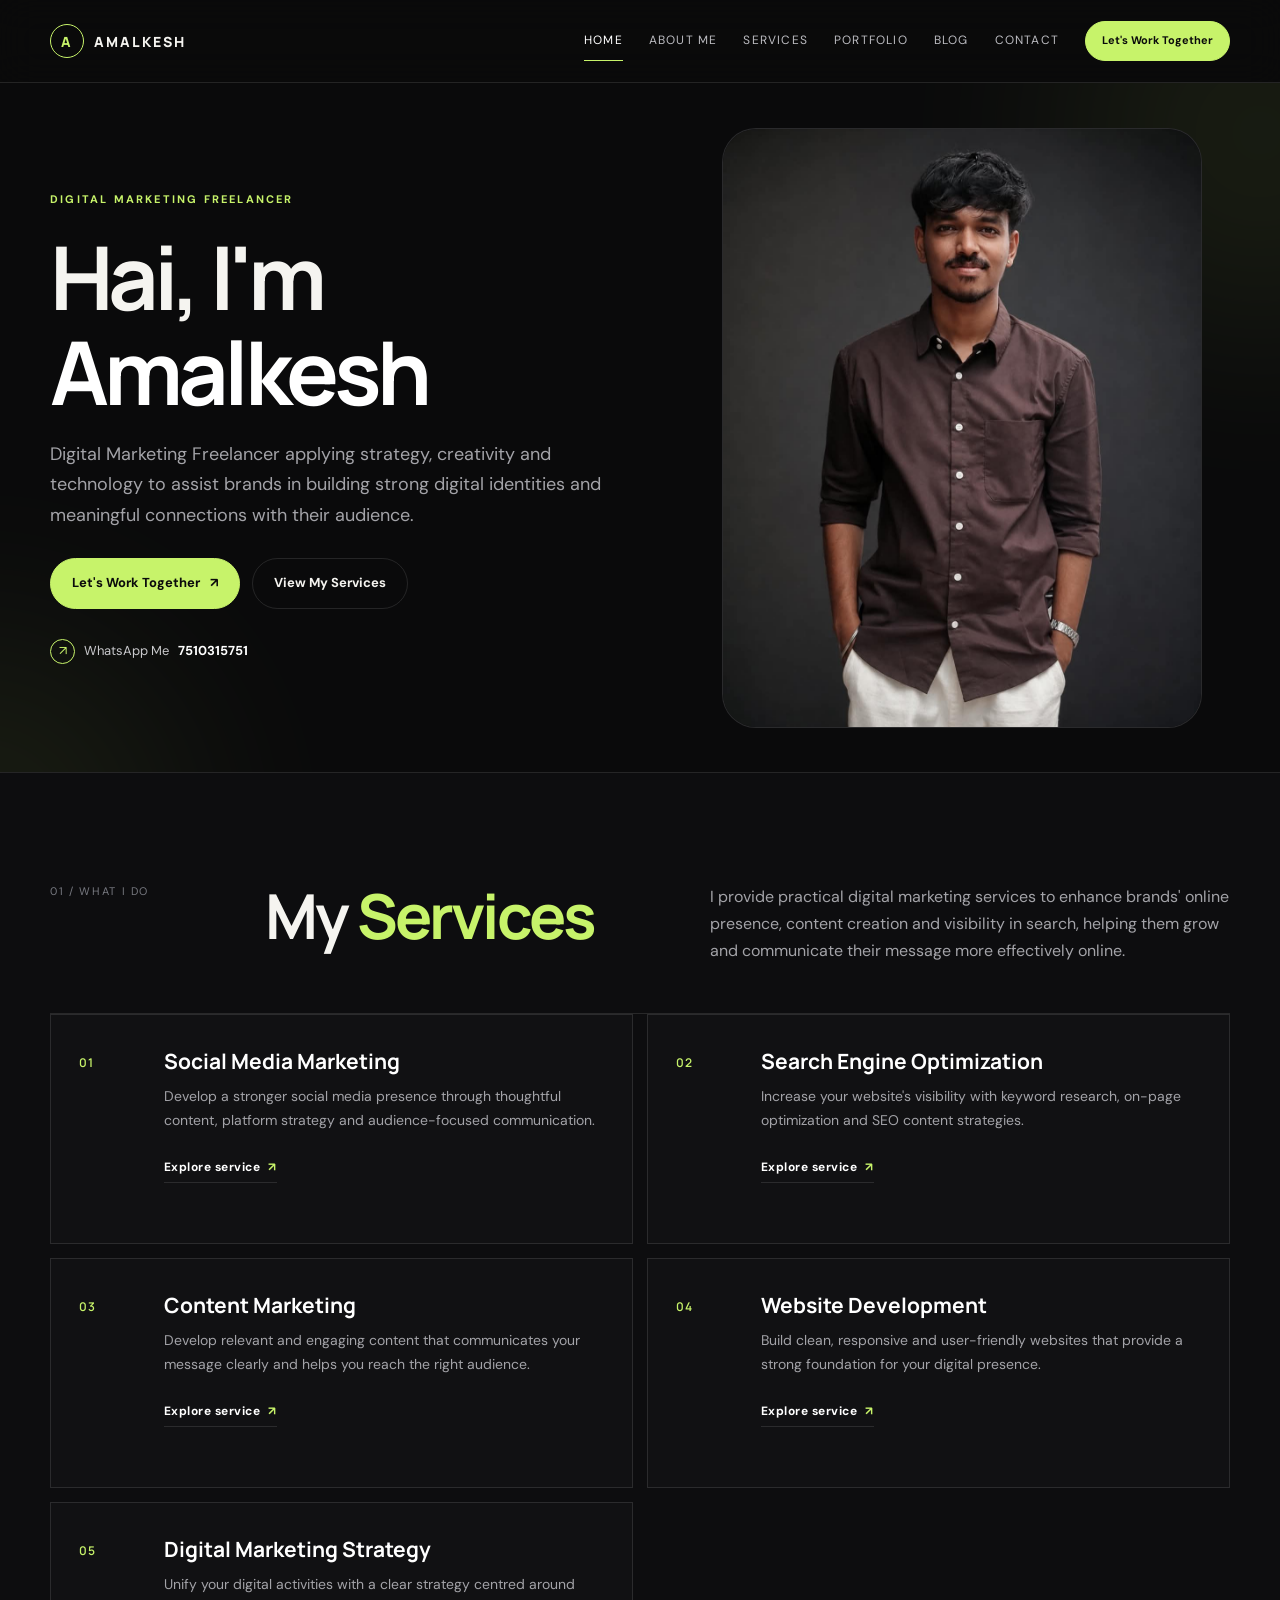
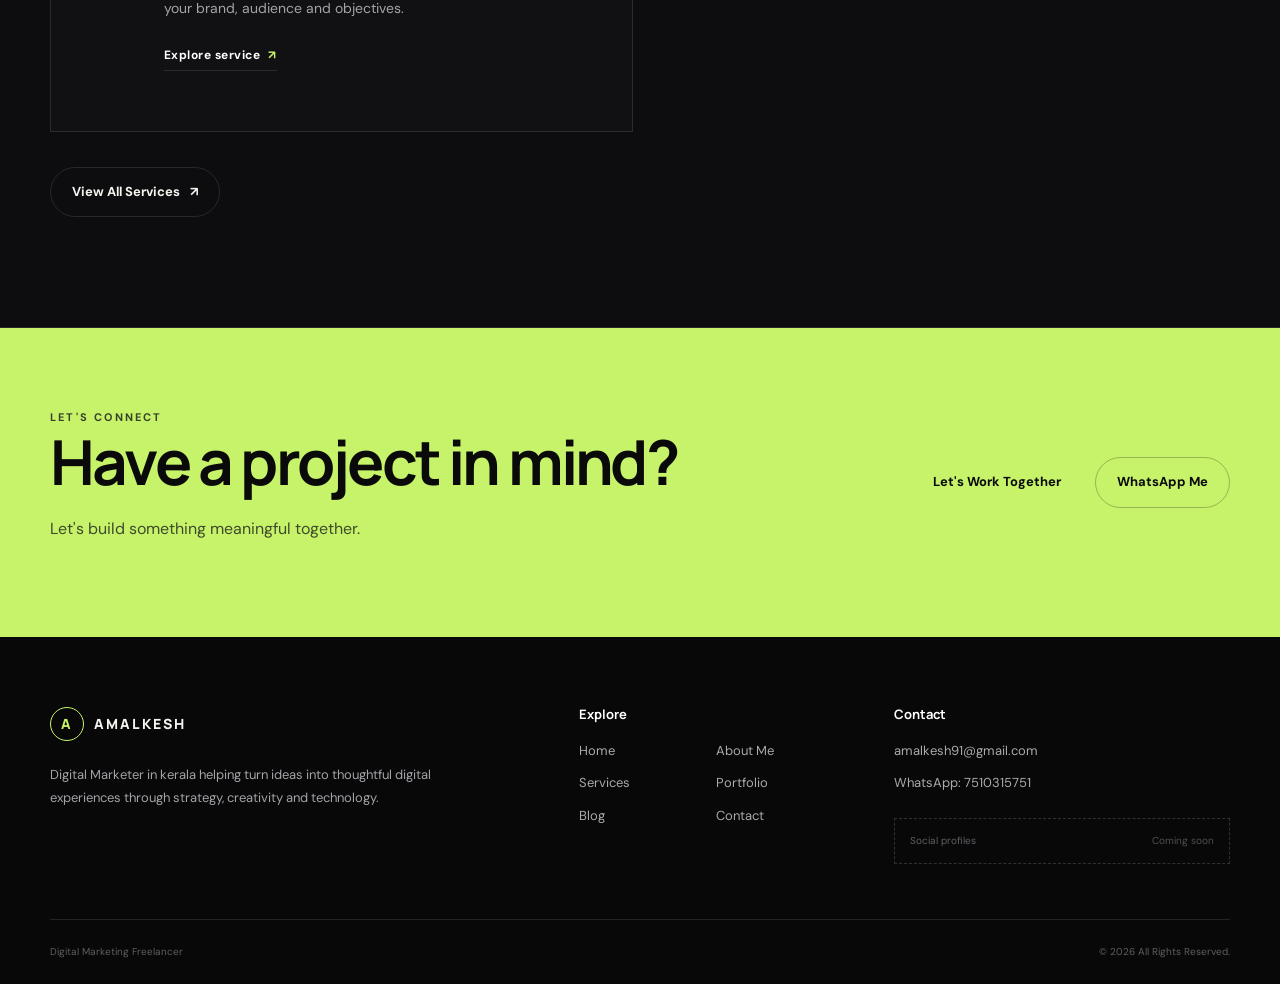
<file: index.html>
<!DOCTYPE html>
<html lang="en">

<head>
  <meta charset="UTF-8">
  <meta name="viewport" content="width=device-width, initial-scale=1.0">

  <title>Amalkesh | Digital Marketing Freelancer in Trivandrum,Kerala </title>
  <meta name="google-site-verification" content="b8pvSTMasDqG4Tu6F0D0HAPfvY0lNbtVjXgwdmW2YgE" />

  <meta name="description"
    content="Amalkesh is a Digital Marketing Freelancer offering social media marketing, SEO, content marketing and website development services.">

  <meta name="robots" content="index, follow">

  <link rel="canonical" href="https://amalkesh91-bot.github.io/personal-websiite0.1/index.html">

  <meta property="og:title" content="Amalkesh | Digital Marketing Freelancer in Trivandrum,Kerala ">
  <meta property="og:type" content="website">
  <meta property="og:url" content="https://amalkesh91-bot.github.io/personal-websiite0.1/index.html">
  <meta property="og:description"
    content="Digital marketing services focused on strategy, creativity and technology.">
  <link rel="stylesheet" href="css/style.css">
  <meta name="google-site-verification" content="b8pvSTMasDqG4Tu6F0D0HAPfvY0lNbtVjXgwdmW2YgE" />
  <!-- Google tag (gtag.js) -->
<script async src="https://www.googletagmanager.com/gtag/js?id=G-E97NH9HM8T"></script>
<!-- Google tag (gtag.js) -->
<script async src="https://www.googletagmanager.com/gtag/js?id=G-QG50043S84"></script>
<script>
  window.dataLayer = window.dataLayer || [];
  function gtag(){dataLayer.push(arguments);}
  gtag('js', new Date());

  gtag('config', 'G-QG50043S84');
</script>
</head>

<body>

  <!-- SKIP LINK -->
  <a class="skip-link" href="#main-content">Skip to content</a>


  <!-- HEADER -->
  <header class="site-header">

    <div class="container header-inner">

      <a class="brand" href="index.html" aria-label="Amalkesh home">
        <span class="brand-mark">A</span>
        <span>AMALKESH</span>
      </a>


      <button
        class="menu-toggle"
        aria-expanded="false"
        aria-controls="primary-nav"
        aria-label="Open navigation">

        <span></span>
        <span></span>
        <span></span>

      </button>


      <nav id="primary-nav" class="primary-nav" aria-label="Primary navigation">

        <a href="index.html" class="nav-link active" aria-current="page">
          HOME
        </a>

        <a href="about.html" class="nav-link">
          ABOUT ME
        </a>

        <a href="services.html" class="nav-link">
          SERVICES
        </a>

        <a href="portfolio.html" class="nav-link">
          PORTFOLIO
        </a>

        <a href="blog.html" class="nav-link">
          BLOG
        </a>

        <a href="contact.html" class="nav-link">
          CONTACT
        </a>

        <a class="btn btn-small btn-accent nav-cta" href="contact.html">
          Let's Work Together
        </a>

      </nav>

    </div>

  </header>



  <!-- MAIN -->
  <main id="main-content">


    <!-- =========================
         HERO SECTION
    ========================== -->

    <section class="hero">

      <div class="hero-orb orb-one"></div>
      <div class="hero-orb orb-two"></div>


      <div class="container hero-grid">


        <!-- HERO TEXT -->

        <div class="hero-copy reveal">

          <p class="eyebrow">
            DIGITAL MARKETING FREELANCER
          </p>


          <h1>
            Hai, I'm <span>Amalkesh</span>
          </h1>


          <p class="hero-text">
            Digital Marketing Freelancer applying strategy,
            creativity and technology to assist brands in building strong
            digital identities and meaningful connections with their audience.
          </p>


          <div class="button-row">

            <a class="btn btn-accent" href="contact.html">
              Let's Work Together
              <span>↗</span>
            </a>


            <a class="btn btn-outline" href="services.html">
              View My Services
            </a>

          </div>


          <!-- WHATSAPP -->

          <a
            class="whatsapp-link"
            href="https://wa.me/917510315751?text=Hai%2C%20I%20came%20across%20your%20website%20and%20would%20like%20to%20discuss%20a%20project."
            target="_blank"
            rel="noopener">

            <span class="wa-dot">↗</span>

            WhatsApp Me

            <b>7510315751</b>

          </a>

        </div>



        <!-- =========================
             PROFILE IMAGE
        ========================== -->

        <div class="hero-art reveal">

          <div class="art-frame">

            <img
              src="./Images/img.jpeg"        alt="Amalkesh - Digital Marketing Freelancer in Kerala">

          </div>

        </div>

      </div>

    </section>



    <!-- =========================
         SERVICES INTRODUCTION
    ========================== -->

    <section class="section services-intro">

      <div class="container">


        <div class="section-heading reveal">

          <span class="section-number">
            01 / WHAT I DO
          </span>


          <h2>
            My
            <em> Services</em>
          </h2>


          <p>
            I provide practical digital marketing services to enhance
            brands' online presence, content creation and visibility
            in search, helping them grow and communicate their message
            more effectively online.
          </p>

        </div>



        <div class="service-preview-grid">


          <!-- SERVICE 01 -->

          <article class="service-preview reveal">

            <span class="service-number">
              01
            </span>

            <div>

              <h3>
                Social Media Marketing
              </h3>

              <p>
                Develop a stronger social media presence through
                thoughtful content, platform strategy and
                audience-focused communication.
              </p>

              <a href="services.html">
                Explore service <span>↗</span>
              </a>

            </div>

          </article>



          <!-- SERVICE 02 -->

          <article class="service-preview reveal">

            <span class="service-number">
              02
            </span>

            <div>

              <h3>
                Search Engine Optimization
              </h3>

              <p>
                Increase your website's visibility with keyword research,
                on-page optimization and SEO content strategies.
              </p>

              <a href="services.html">
                Explore service <span>↗</span>
              </a>

            </div>

          </article>



          <!-- SERVICE 03 -->

          <article class="service-preview reveal">

            <span class="service-number">
              03
            </span>

            <div>

              <h3>
                Content Marketing
              </h3>

              <p>
                Develop relevant and engaging content that communicates
                your message clearly and helps you reach the right audience.
              </p>

              <a href="services.html">
                Explore service <span>↗</span>
              </a>

            </div>

          </article>



          <!-- SERVICE 04 -->

          <article class="service-preview reveal">

            <span class="service-number">
              04
            </span>

            <div>

              <h3>
                Website Development
              </h3>

              <p>
                Build clean, responsive and user-friendly websites
                that provide a strong foundation for your digital presence.
              </p>

              <a href="services.html">
                Explore service <span>↗</span>
              </a>

            </div>

          </article>



          <!-- SERVICE 05 -->

          <article class="service-preview reveal">

            <span class="service-number">
              05
            </span>

            <div>

              <h3>
                Digital Marketing Strategy
              </h3>

              <p>
                Unify your digital activities with a clear strategy
                centred around your brand, audience and objectives.
              </p>

              <a href="services.html">
                Explore service <span>↗</span>
              </a>

            </div>

          </article>


        </div>



        <div class="services-link reveal">

          <a class="btn btn-outline" href="services.html">
            View All Services
            <span>↗</span>
          </a>

        </div>

      </div>

    </section>



    <!-- =========================
         FINAL CTA
    ========================== -->

    <section class="final-cta">

      <div class="container cta-inner reveal">

        <div>

          <span class="eyebrow">
            LET'S CONNECT
          </span>


          <h2>
            Have a project in mind?
          </h2>


          <p>
            Let's build something meaningful together.
          </p>

        </div>


        <div class="button-row">

          <a class="btn btn-accent" href="contact.html">
            Let's Work Together
          </a>


          <a
            class="btn btn-outline"
            href="https://wa.me/917510315751?text=Hai%2C%20I%20came%20across%20your%20website%20and%20would%20like%20to%20discuss%20a%20project."
            target="_blank"
            rel="noopener">

            WhatsApp Me

          </a>

        </div>

      </div>

    </section>

  </main>



  <!-- =========================
       FOOTER
  ========================== -->

  <footer class="site-footer">

    <div class="container footer-grid">


      <!-- FOOTER BRAND -->

      <div>

        <a class="brand footer-brand" href="index.html">

          <span class="brand-mark">
            A
          </span>

          <span>
            AMALKESH
          </span>

        </a>


        <p>
          Digital Marketer in kerala helping turn ideas into
          thoughtful digital experiences through strategy,
          creativity and technology.
        </p>

      </div>



      <!-- FOOTER NAVIGATION -->

      <div>

        <h3>
          Explore
        </h3>


        <div class="footer-links">

          <a href="index.html">Home</a>

          <a href="about.html">About Me</a>

          <a href="services.html">Services</a>

          <a href="portfolio.html">Portfolio</a>

          <a href="blog.html">Blog</a>

          <a href="contact.html">Contact</a>

        </div>

      </div>



      <!-- FOOTER CONTACT -->

      <div>

        <h3>
          Contact
        </h3>


        <a href="mailto:amalkesh91@gmail.com">
          amalkesh91@gmail.com
        </a>


        <a
          href="https://wa.me/917510315751?text=Hai%2C%20I%20came%20across%20your%20website%20and%20would%20like%20to%20discuss%20a%20project."
          target="_blank"
          rel="noopener">

          WhatsApp: 7510315751

        </a>


        <div class="social-placeholder">

          <span>
            Social profiles
          </span>

          <span>
            Coming soon
          </span>

        </div>

      </div>


    </div>



    <div class="container footer-bottom">

      <span>
        Digital Marketing Freelancer
      </span>

      <span>
        © 2026 All Rights Reserved.
      </span>

    </div>

  </footer>



  <script src="js/script.js"></script>
<!-- Structured Data / Schema Markup -->
<script type="application/ld+json">
{
  "@context": "https://schema.org",
  "@graph": [
    {
      "@type": "Person",
      "@id": "https://example.com/index.html#person",
      "name": "Amalkesh H.",
      "url": "https://example.com/index.html",
      "jobTitle": "Digital Marketing Freelancer",
      "description": "Digital Marketing Freelancer applying strategy, creativity and technology to assist brands in building strong digital identities and meaningful connections with their audience.",
      "email": "mailto:amalkesh91@gmail.com"
    },
    {
      "@type": "WebSite",
      "@id": "https://example.com/index.html#website",
      "url": "https://example.com/index.html",
      "name": "Amalkesh | Digital Marketing Freelancer",
      "description": "Digital marketing services focused on strategy, creativity and technology.",
      "publisher": {
        "@id": "https://example.com/index.html#person"
      }
    },
    {
      "@type": "ProfessionalService",
      "@id": "https://example.com/index.html#professionalservice",
      "name": "Amalkesh - Digital Marketing Freelancer",
      "url": "https://example.com/index.html",
      "description": "Digital marketing services including social media marketing, search engine optimization, content marketing, website development and digital marketing strategy.",
      "provider": {
        "@id": "https://example.com/index.html#person"
      },
      "serviceType": [
        "Social Media Marketing",
        "Search Engine Optimization",
        "Content Marketing",
        "Website Development",
        "Digital Marketing Strategy"
      ],
      "areaServed": {
        "@type": "Country",
        "name": "India"
      }
    }
  ]
}
</script>
</body>

</html>
</file>
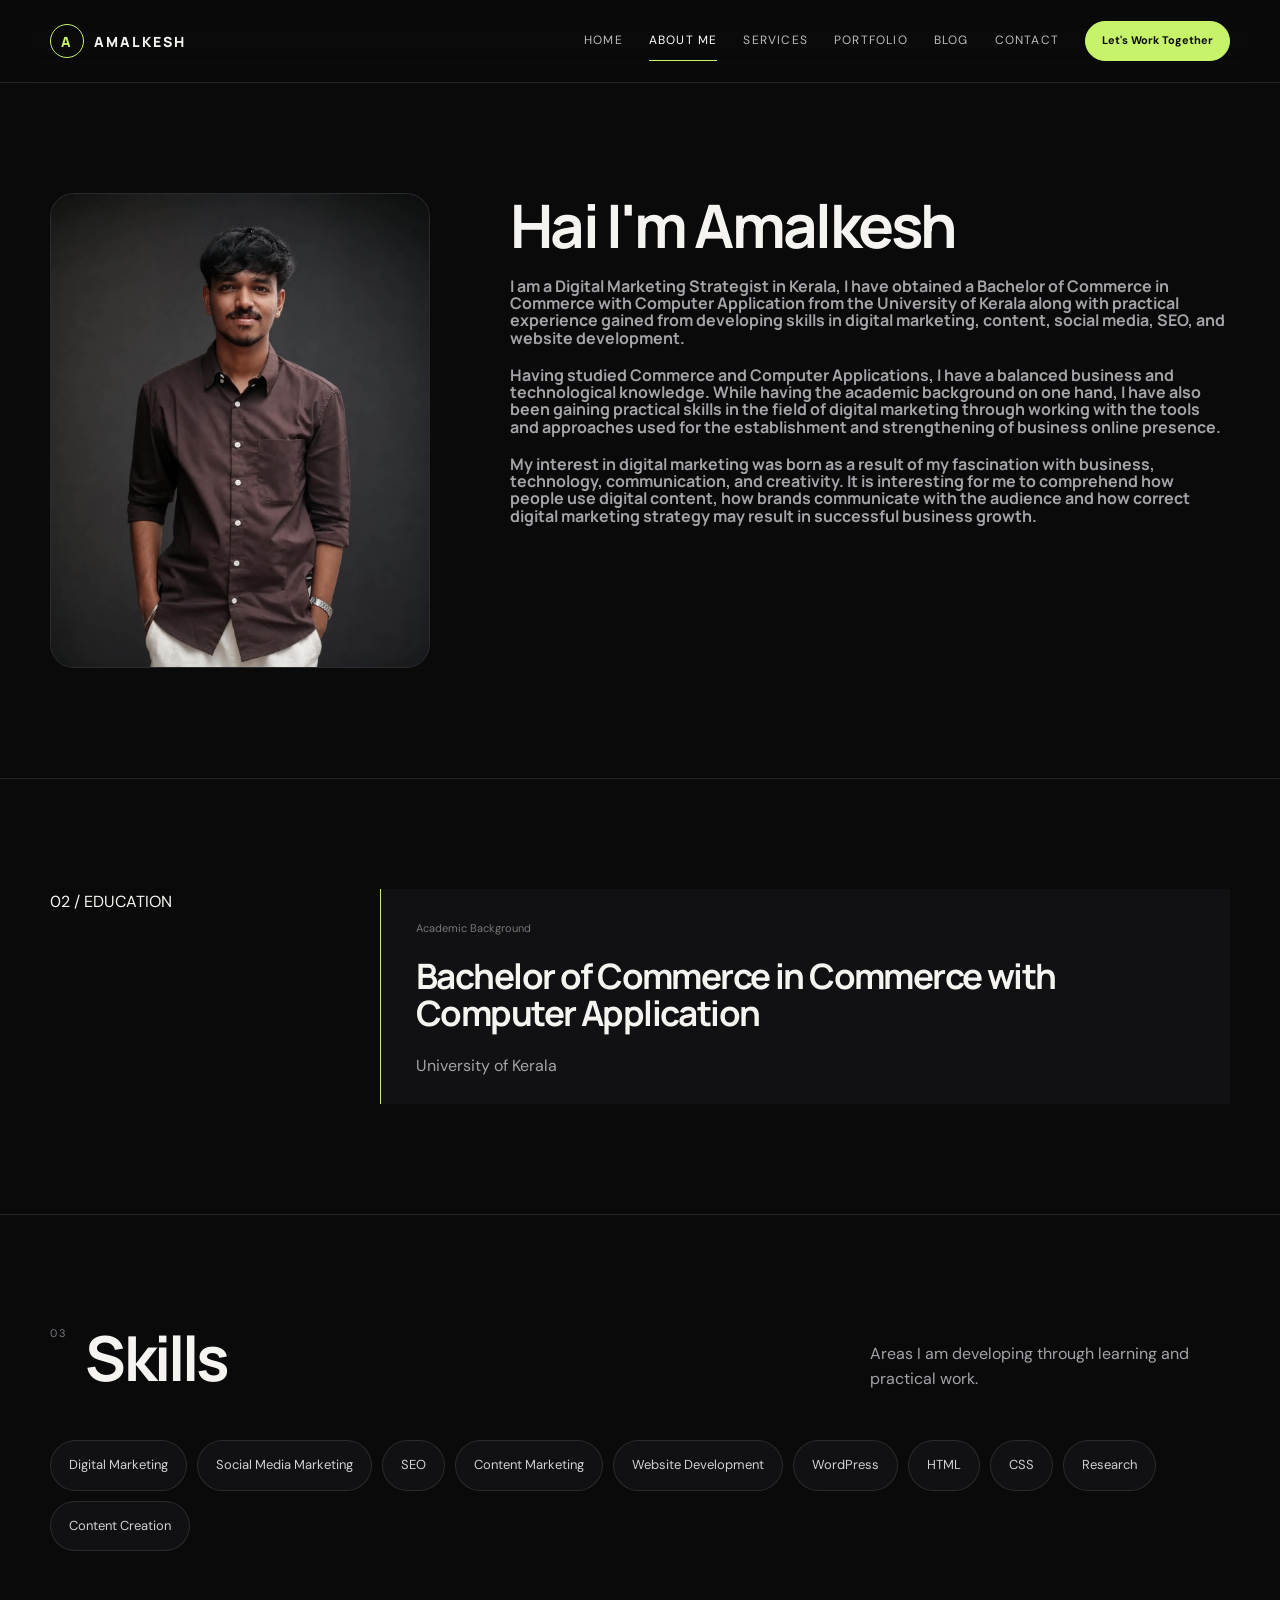
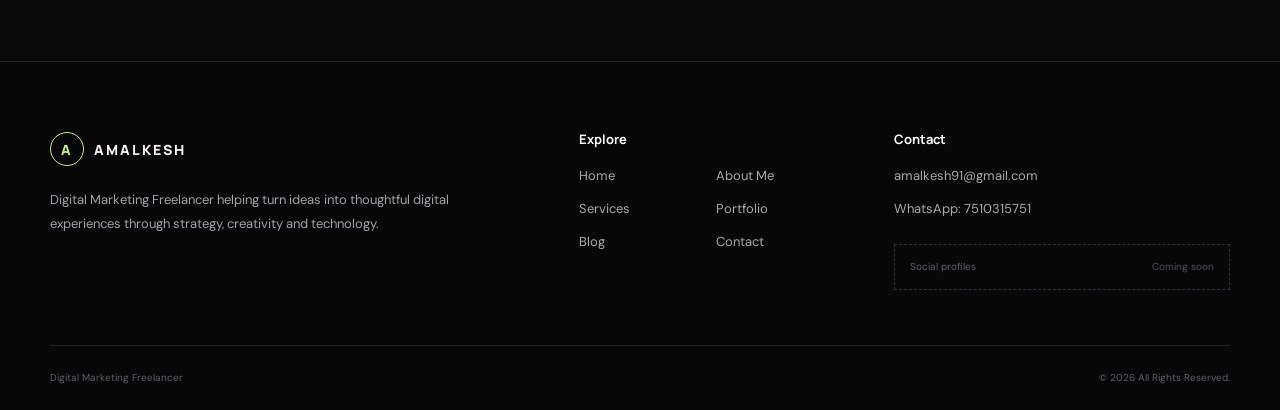
<file: about.html>
<!DOCTYPE html>
<html lang="en">
<head>
  <meta charset="UTF-8">
  <meta name="viewport" content="width=device-width, initial-scale=1.0">
  <meta name="description" content="Learn about Amalkesh, a Digital Marketing Strategist in Kerala with a BCom in Commerce with Computer Application.">
  <meta name="robots" content="index, follow">
  <link rel="canonical" href="https://amalkesh91-bot.github.io/personal-websiite0.1/about.html">
  <meta property="og:title" content="About Me | Digital Marketing Strategist in Kerala">
  <meta property="og:description" content="Learn about Amalkesh, a Digital Marketing Strategist in Kerala with a BCom in Commerce with Computer Application.">
  <meta property="og:type" content="website">
  <meta property="og:url" content="https://amalkesh91-bot.github.io/personal-websiite0.1/about.html">
  <link rel="stylesheet" href="css/style.css">
</head>
<body>
<a class="skip-link" href="#main-content">Skip to content</a>
<header class="site-header">
  <div class="container header-inner">
    <a class="brand" href="index.html" aria-label="Amalkesh home">
      <span class="brand-mark">A</span><span>AMALKESH</span>
    </a>
    <button class="menu-toggle" aria-expanded="false" aria-controls="primary-nav" aria-label="Open navigation">
      <span></span><span></span><span></span>
    </button>
    <nav id="primary-nav" class="primary-nav" aria-label="Primary navigation">
      <a href="index.html" class="nav-link " >HOME</a>
<a href="about.html" class="nav-link active" aria-current="page">ABOUT ME</a>
<a href="services.html" class="nav-link " >SERVICES</a>
<a href="portfolio.html" class="nav-link " >PORTFOLIO</a>
<a href="blog.html" class="nav-link " >BLOG</a>
<a href="contact.html" class="nav-link " >CONTACT</a>
      <a class="btn btn-small btn-accent nav-cta" href="contact.html">Let's Work Together</a>
    </nav>
  </div>
</header>

<main id="main-content">

<section class="section about-main"><div class="container about-grid">
  <div class="profile-placeholder reveal">
  <img 
    src="./Images/img.jpeg"
    alt="Amalkesh - Digital Marketing Strategist in Kerala">
</div>
  <div class="about-copy reveal"><span class="section-number"></span>
    <h2>  Hai  I'm Amalkesh <h2>
    <p style="letter-spacing: normal;">I am a Digital Marketing Strategist in Kerala, I have obtained a Bachelor of Commerce in Commerce with Computer Application from the University of Kerala along with practical experience gained from developing skills in digital marketing, content, social media, SEO, and website development.</p>
    <p style="letter-spacing: normal;">Having studied Commerce and Computer Applications, I have a balanced business and technological knowledge. While having the academic background on one hand, I have also been gaining practical skills in the field of digital marketing through working with the tools and approaches used for the establishment and strengthening of business online presence.</p>
    <p style="letter-spacing: normal;">My interest in digital marketing was born as a result of my fascination with business, technology, communication, and creativity. It is interesting for me to comprehend how people use digital content, how brands communicate with the audience and how correct digital marketing strategy may result in successful business growth.</p>
  </div>
</div></section>
<section class="section education"><div class="container split"><div class="section-kicker">02 / EDUCATION</div><div class="education-card reveal"><span>Academic Background</span><h2>Bachelor of Commerce in Commerce with Computer Application</h2><p>University of Kerala</p></div></div></section>
<section class="section skills-section"><div class="container"><div class="section-heading"><div><span class="section-number">03</span><h2>Skills</h2></div><p>Areas I am developing through learning and practical work.</p></div><div class="skills-list reveal">
<span>Digital Marketing</span><span>Social Media Marketing</span><span>SEO</span><span>Content Marketing</span><span>Website Development</span><span>WordPress</span><span>HTML</span><span>CSS</span><span>Research</span><span>Content Creation</span>
</div></div></section>

</main>

<footer class="site-footer">
  <div class="container footer-grid">
    <div>
      <a class="brand footer-brand" href="index.html"><span class="brand-mark">A</span><span>AMALKESH</span></a>
      <p>Digital Marketing Freelancer helping turn ideas into thoughtful digital experiences through strategy, creativity and technology.</p>
    </div>
    <div>
      <h3>Explore</h3>
      <div class="footer-links">
        <a href="index.html">Home</a><a href="about.html">About Me</a><a href="services.html">Services</a>
        <a href="portfolio.html">Portfolio</a><a href="blog.html">Blog</a><a href="contact.html">Contact</a>
      </div>
    </div>
    <div>
      <h3>Contact</h3>
      <a href="mailto:amalkesh91@gmail.com">amalkesh91@gmail.com</a>
      <a href="https://wa.me/917510315751?text=Hai%2C%20I%20came%20across%20your%20website%20and%20would%20like%20to%20discuss%20a%20project." target="_blank" rel="noopener">WhatsApp: 7510315751</a>
      <div class="social-placeholder"><span>Social profiles</span><span>Coming soon</span></div>
    </div>
  </div>
  
  <div class="container footer-bottom"><span>Digital Marketing Freelancer</span><span>© 2026 All Rights Reserved.</span></div>
</footer>
<script src="js/script.js"></script>
<script type="application/ld+json">
{
  "@context": "https://schema.org",
  "@type": "ProfilePage",
  "name": "About Amalkesh",
  "description": "Learn about Amalkesh, a Digital Marketing Strategist in Kerala with a background in Commerce and Computer Applications.",
  "url": "https://amalkesh91-bot.github.io/personal-websiite0.1/about.html",
  "mainEntity": {
    "@type": "Person",
    "@id": "https://amalkesh91-bot.github.io/personal-websiite0.1/#person",
    "name": "Amalkesh",
    "url": "https://amalkesh91-bot.github.io/personal-websiite0.1/",
    "image": "https://amalkesh91-bot.github.io/personal-websiite0.1/Images/img.jpeg",
    "jobTitle": "Digital Marketing Strategist",
    "description": "Digital Marketing Strategist in Kerala with a background in Commerce and Computer Applications and practical skills in digital marketing, social media marketing, SEO, content marketing and website development.",
    "alumniOf": {
      "@type": "CollegeOrUniversity",
      "name": "University of Kerala"
    },
    "knowsAbout": [
      "Digital Marketing",
      "Social Media Marketing",
      "Search Engine Optimization",
      "Content Marketing",
      "Website Development",
      "WordPress",
      "HTML",
      "CSS",
      "Content Creation",
      "Digital Marketing Strategy"
    ]
  }
}
</script>
</body>
</html>
</file>
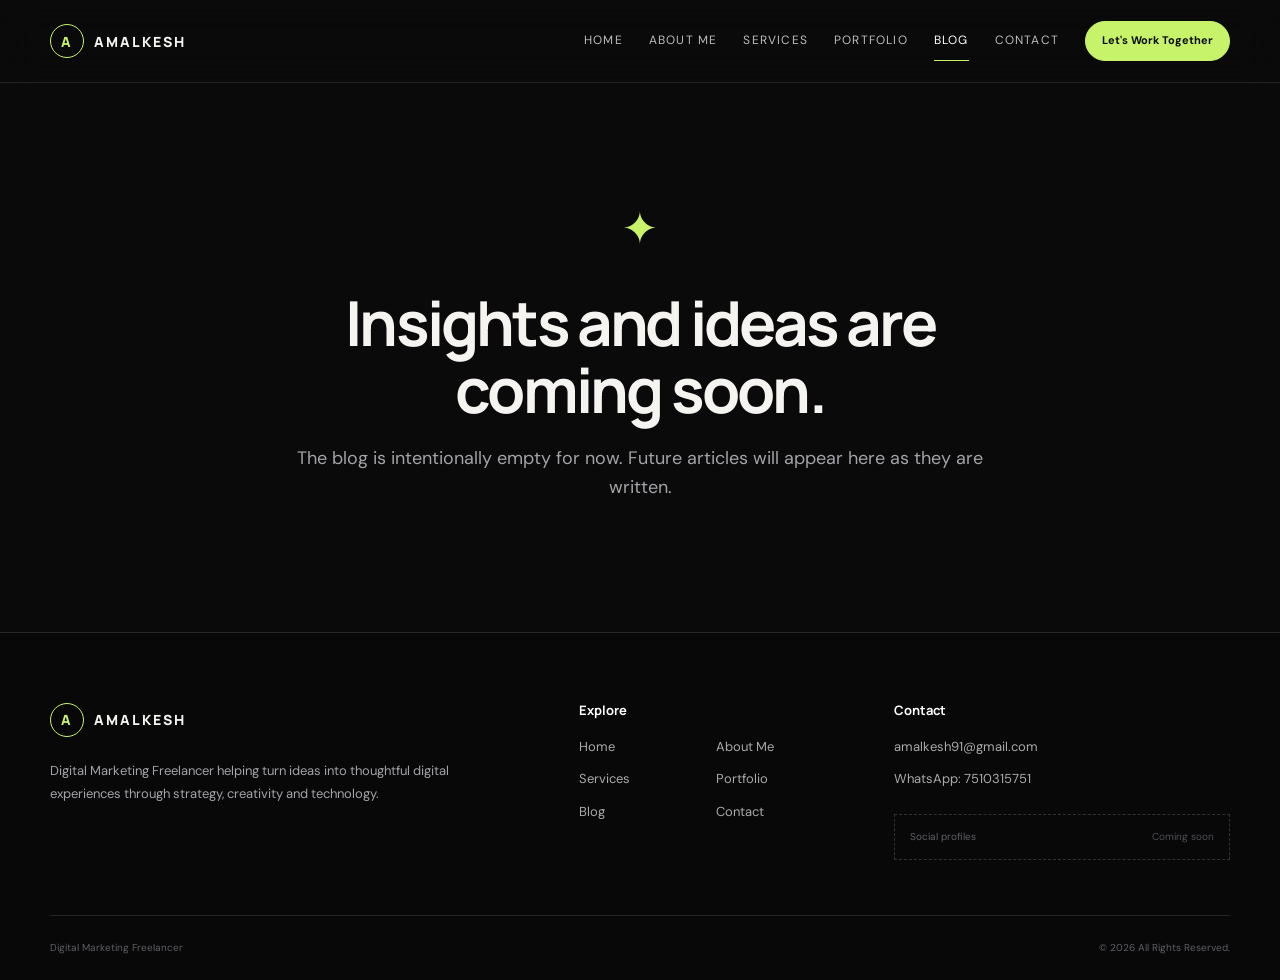
<file: blog.html>
<!DOCTYPE html>
<html lang="en">
<head>
  <meta charset="UTF-8">
  <meta name="viewport" content="width=device-width, initial-scale=1.0">
  <title>Blog | Digital Marketing Freelancer </title>
  <meta name="description" content="Future insights and ideas from a Digital Marketing Freelancer in Kerala.">
  <meta name="robots" content="index, follow">
  <link rel="canonical" href="https://amalkesh91-bot.github.io/personal-websiite0.1/blog.html">
  <meta property="og:title" content="Blog | Digital Marketing Freelancer in Trivandrum,kerala">
  <meta property="og:description" content="Future insights and ideas from a Digital Marketing Freelancer in Kerala.">
  <meta property="og:type" content="website">
  <meta property="og:url" content="https://amalkesh91-bot.github.io/personal-websiite0.1/blog.html">
  <link rel="stylesheet" href="css/style.css">
</head>
<body>
<a class="skip-link" href="#main-content">Skip to content</a>
<header class="site-header">
  <div class="container header-inner">
    <a class="brand" href="index.html" aria-label="Amalkesh home">
      <span class="brand-mark">A</span><span>AMALKESH</span>
    </a>
    <button class="menu-toggle" aria-expanded="false" aria-controls="primary-nav" aria-label="Open navigation">
      <span></span><span></span><span></span>
    </button>
    <nav id="primary-nav" class="primary-nav" aria-label="Primary navigation">
      <a href="index.html" class="nav-link " >HOME</a>
<a href="about.html" class="nav-link " >ABOUT ME</a>
<a href="services.html" class="nav-link " >SERVICES</a>
<a href="portfolio.html" class="nav-link " >PORTFOLIO</a>
<a href="blog.html" class="nav-link active" aria-current="page">BLOG</a>
<a href="contact.html" class="nav-link " >CONTACT</a>
      <a class="btn btn-small btn-accent nav-cta" href="contact.html">Let's Work Together</a>
    </nav>
  </div>
</header>

<main id="main-content">
<section class="section blog-empty"><div class="container narrow-center reveal"><div class="empty-symbol">✦</div><h2>Insights and ideas are coming soon.</h2><p>The blog is intentionally empty for now. Future articles will appear here as they are written.</p></div></section>

</main>

<footer class="site-footer">
  <div class="container footer-grid">
    <div>
      <a class="brand footer-brand" href="index.html"><span class="brand-mark">A</span><span>AMALKESH</span></a>
      <p>Digital Marketing Freelancer helping turn ideas into thoughtful digital experiences through strategy, creativity and technology.</p>
    </div>
    <div>
      <h3>Explore</h3>
      <div class="footer-links">
        <a href="index.html">Home</a><a href="about.html">About Me</a><a href="services.html">Services</a>
        <a href="portfolio.html">Portfolio</a><a href="blog.html">Blog</a><a href="contact.html">Contact</a>
      </div>
    </div>
    <div>
      <h3>Contact</h3>
      <a href="mailto:amalkesh91@gmail.com">amalkesh91@gmail.com</a>
      <a href="https://wa.me/917510315751?text=Hai%2C%20I%20came%20across%20your%20website%20and%20would%20like%20to%20discuss%20a%20project." target="_blank" rel="noopener">WhatsApp: 7510315751</a>
      <div class="social-placeholder"><span>Social profiles</span><span>Coming soon</span></div>
    </div>
  </div>
  <div class="container footer-bottom"><span>Digital Marketing Freelancer</span><span>© 2026 All Rights Reserved.</span></div>
</footer>
<script src="js/script.js"></script>
<script type="application/ld+json">
{
  "@context": "https://schema.org",
  "@type": "Blog",
  "name": "Amalkesh Blog",
  "description": "Future insights and ideas from a Digital Marketing Freelancer in Kerala.",
  "url": "https://amalkesh91-bot.github.io/personal-websiite0.1/blog.html",
  "author": {
    "@type": "Person",
    "name": "Amalkesh",
    "url": "https://amalkesh91-bot.github.io/personal-websiite0.1/"
  }
}
</script>
</body>
</html>
</file>
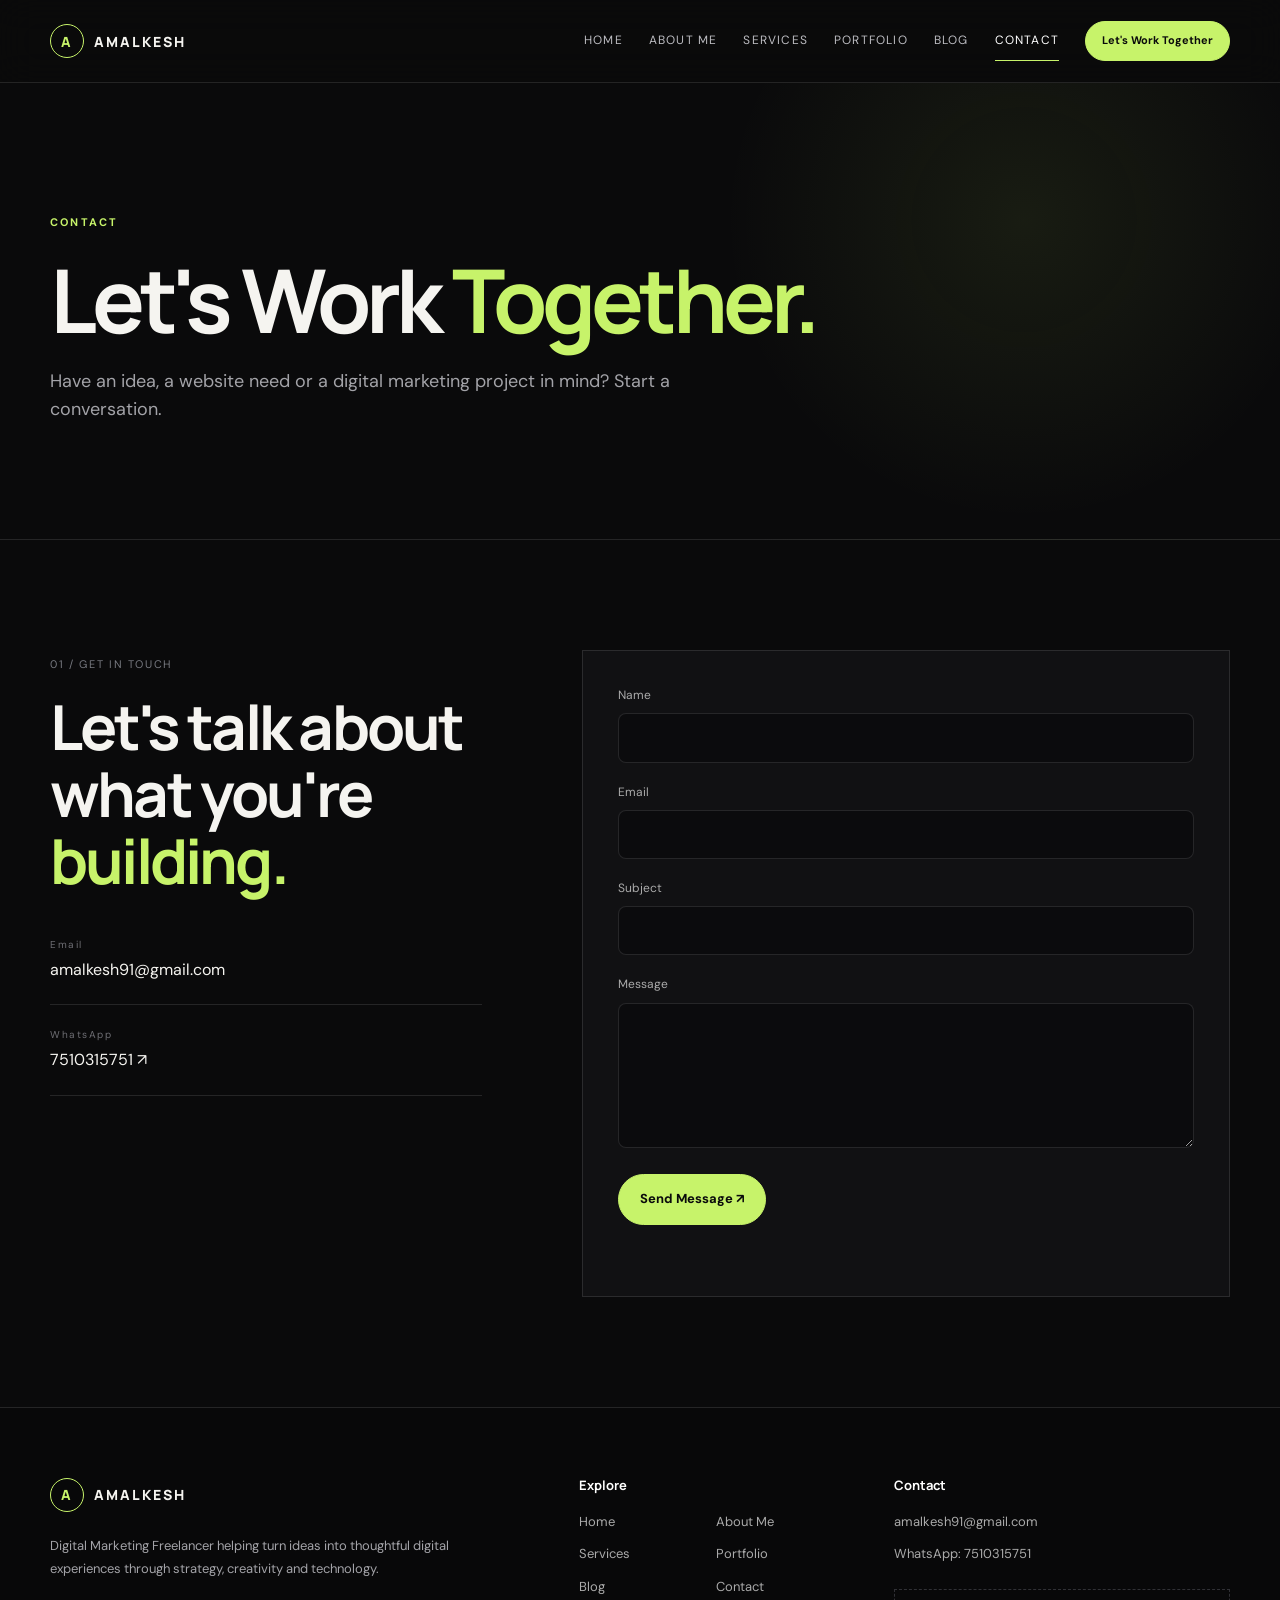
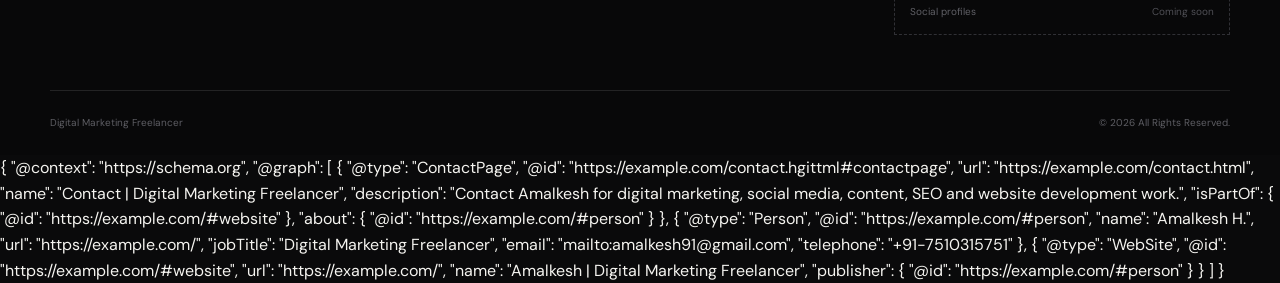
<file: contact.html>
<!DOCTYPE html>
<html lang="en">
<head>
  <meta charset="UTF-8">
  <meta name="viewport" content="width=device-width, initial-scale=1.0">
  <title>Contact | Digital Marketing Freelancer </title>
  <meta name="description" content="Contact Amalkesh for digital marketing, social media, content, SEO and website development work.">
  <meta name="robots" content="index, follow">
  <link rel="canonical" href="https://amalkesh91-bot.github.io/personal-websiite0.1/contact.html">
  <meta property="og:title" content="Contact | Digital Marketing Freelancer in Trivandrum,Kerala">
  <meta property="og:description" content="Contact Amalkesh for digital marketing, social media, content, SEO and website development work.">
  <meta property="og:type" content="website">
  <meta property="og:url" content="https://amalkesh91-bot.github.io/personal-websiite0.1/contact.html">
  <link rel="stylesheet" href="css/style.css">
</head>
<body>
<a class="skip-link" href="#main-content">Skip to content</a>
<header class="site-header">
  <div class="container header-inner">
    <a class="brand" href="index.html" aria-label="Amalkesh home">
      <span class="brand-mark">A</span><span>AMALKESH</span>
    </a>
    <button class="menu-toggle" aria-expanded="false" aria-controls="primary-nav" aria-label="Open navigation">
      <span></span><span></span><span></span>
    </button>
    <nav id="primary-nav" class="primary-nav" aria-label="Primary navigation">
      <a href="index.html" class="nav-link " >HOME</a>
<a href="about.html" class="nav-link " >ABOUT ME</a>
<a href="services.html" class="nav-link " >SERVICES</a>
<a href="portfolio.html" class="nav-link " >PORTFOLIO</a>
<a href="blog.html" class="nav-link " >BLOG</a>
<a href="contact.html" class="nav-link active" aria-current="page">CONTACT</a>
      <a class="btn btn-small btn-accent nav-cta" href="contact.html">Let's Work Together</a>
    </nav>
  </div>
</header>

<main id="main-content">

<section class="page-hero"><div class="container reveal"><span class="eyebrow">CONTACT</span><h1>Let's Work <em>Together.</em></h1><p>Have an idea, a website need or a digital marketing project in mind? Start a conversation.</p></div></section>
<section class="section contact-main"><div class="container contact-grid">
  <div class="contact-info reveal"><span class="section-number">01 / GET IN TOUCH</span><h2>Let's talk about what you're <em>building.</em></h2>
    <div class="contact-detail"><span>Email</span><a href="mailto:amalkesh91@gmail.com">amalkesh91@gmail.com</a></div>
    <div class="contact-detail"><span>WhatsApp</span><a href="https://wa.me/917510315751?text=Hai%2C%20I%20came%20across%20your%20website%20and%20would%20like%20to%20discuss%20a%20project." target="_blank" rel="noopener">7510315751 ↗</a></div>
  </div>
  <form id="contact-form" class="contact-form reveal" novalidate>
    <label for="name">Name<input id="name" name="name" type="text" autocomplete="name" required></label>
    <label for="email">Email<input id="email" name="email" type="email" autocomplete="email" required></label>
    <label for="subject">Subject<input id="subject" name="subject" type="text" required></label>
    <label for="message">Message<textarea id="message" name="message" rows="6" required></textarea></label>
    <button class="btn btn-accent" type="submit">Send Message ↗</button>
    <p id="form-status" class="form-status" role="status" aria-live="polite"></p>
  </form>
</div></section>

</main>

<footer class="site-footer">
  <div class="container footer-grid">
    <div>
      <a class="brand footer-brand" href="index.html"><span class="brand-mark">A</span><span>AMALKESH</span></a>
      <p>Digital Marketing Freelancer helping turn ideas into thoughtful digital experiences through strategy, creativity and technology.</p>
    </div>
    <div>
      <h3>Explore</h3>
      <div class="footer-links">
        <a href="index.html">Home</a><a href="about.html">About Me</a><a href="services.html">Services</a>
        <a href="portfolio.html">Portfolio</a><a href="blog.html">Blog</a><a href="contact.html">Contact</a>
      </div>
    </div>
    <div>
      <h3>Contact</h3>
      <a href="mailto:amalkesh91@gmail.com">amalkesh91@gmail.com</a>
      <a href="https://wa.me/917510315751?text=Hai%2C%20I%20came%20across%20your%20website%20and%20would%20like%20to%20discuss%20a%20project." target="_blank" rel="noopener">WhatsApp: 7510315751</a>
      <div class="social-placeholder"><span>Social profiles</span><span>Coming soon</span></div>
    </div>
  </div>
  <div class="container footer-bottom"><span>Digital Marketing Freelancer</span><span>© 2026 All Rights Reserved.</span></div>
</footer>
<script src="js/script.js"></script>
{
  "@context": "https://schema.org",
  "@graph": [
    {
      "@type": "ContactPage",
      "@id": "https://example.com/contact.hgittml#contactpage",
      "url": "https://example.com/contact.html",
      "name": "Contact | Digital Marketing Freelancer",
      "description": "Contact Amalkesh for digital marketing, social media, content, SEO and website development work.",
      "isPartOf": {
        "@id": "https://example.com/#website"
      },
      "about": {
        "@id": "https://example.com/#person"
      }
    },
    {
      "@type": "Person",
      "@id": "https://example.com/#person",
      "name": "Amalkesh H.",
      "url": "https://example.com/",
      "jobTitle": "Digital Marketing Freelancer",
      "email": "mailto:amalkesh91@gmail.com",
      "telephone": "+91-7510315751"
    },
    {
      "@type": "WebSite",
      "@id": "https://example.com/#website",
      "url": "https://example.com/",
      "name": "Amalkesh | Digital Marketing Freelancer",
      "publisher": {
        "@id": "https://example.com/#person"
      }
    }
  ]
}
</script> 
</body>
</html>
</file>
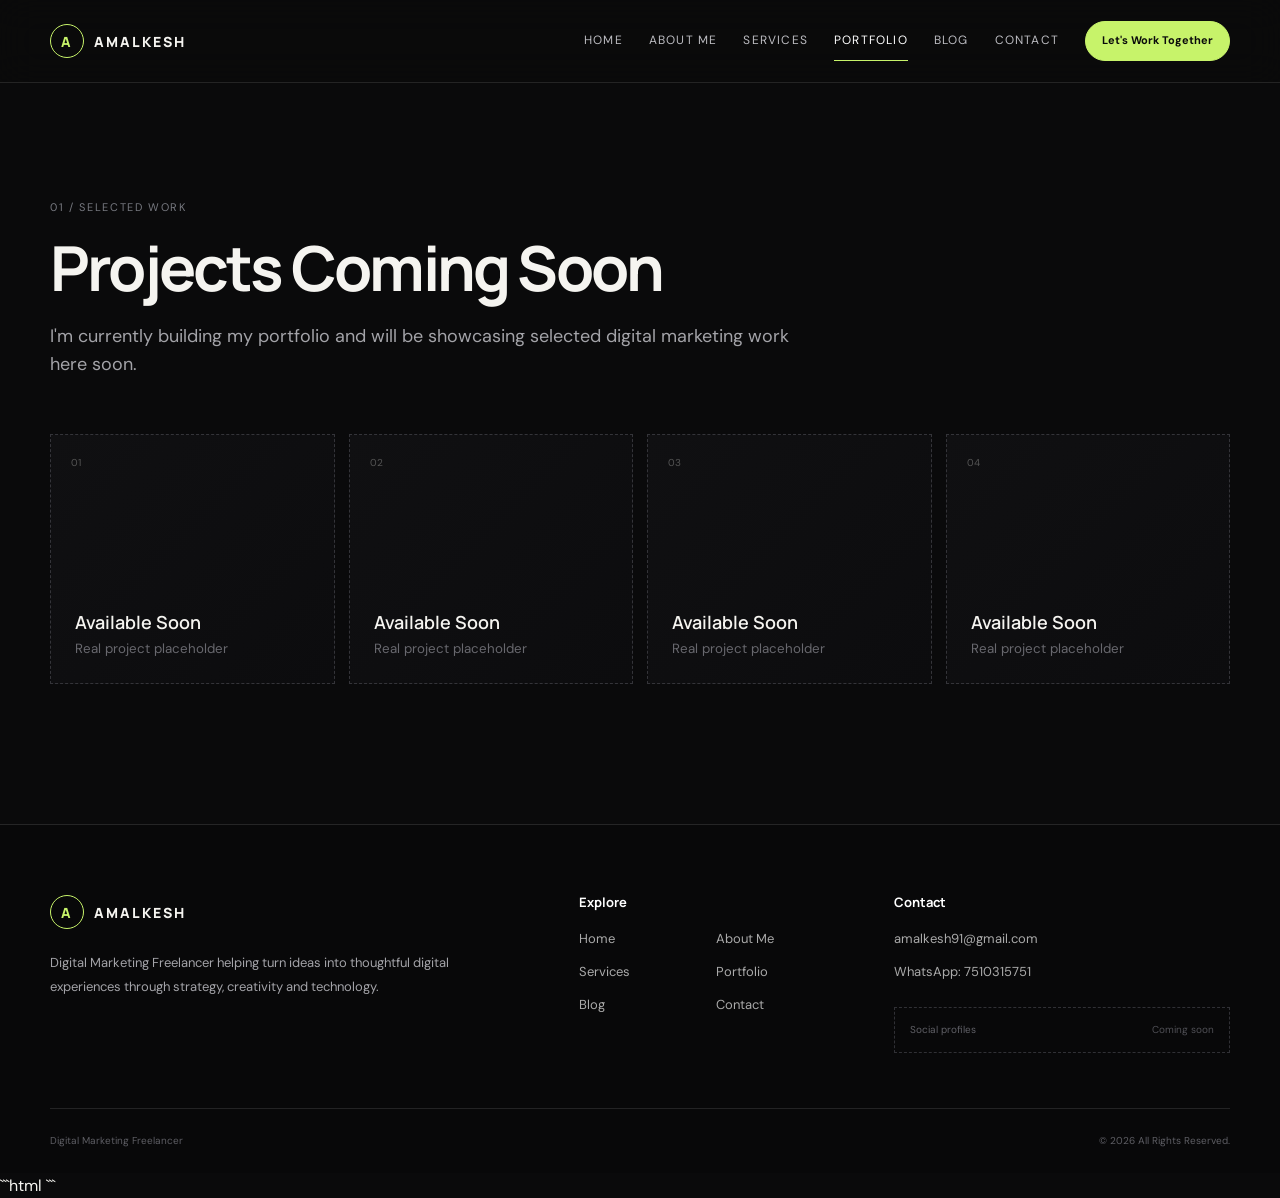
<file: portfolio.html>
<!DOCTYPE html>
<html lang="en">
<head>
  <meta charset="UTF-8">
  <meta name="viewport" content="width=device-width, initial-scale=1.0">
  <title>Portfolio | Digital Marketing Freelancer in Kerala</title>
  <meta name="description" content="A professional portfolio space for upcoming digital marketing projects and case studies.">
  <meta name="robots" content="index, follow">
  <link rel="canonical" href="https://amalkesh91-bot.github.io/personal-websiite0.1/portfolio.html">
  <meta property="og:title" content="Portfolio | Digital Marketing Freelancer in Kerala">
  <meta property="og:description" content="A professional portfolio space for upcoming digital marketing projects and case studies.">
  <meta property="og:type" content="website">
  <meta property="og:url" content="https://amalkesh91-bot.github.io/personal-websiite0.1/portfolio.htmlS">
  <link rel="stylesheet" href="css/style.css">
</head>
<body>
<a class="skip-link" href="#main-content">Skip to content</a>
<header class="site-header">
  <div class="container header-inner">
    <a class="brand" href="index.html" aria-label="Amalkesh home">
      <span class="brand-mark">A</span><span>AMALKESH</span>
    </a>
    <button class="menu-toggle" aria-expanded="false" aria-controls="primary-nav" aria-label="Open navigation">
      <span></span><span></span><span></span>
    </button>
    <nav id="primary-nav" class="primary-nav" aria-label="Primary navigation">
      <a href="index.html" class="nav-link " >HOME</a>
<a href="about.html" class="nav-link " >ABOUT ME</a>
<a href="services.html" class="nav-link " >SERVICES</a>
<a href="portfolio.html" class="nav-link active" aria-current="page">PORTFOLIO</a>
<a href="blog.html" class="nav-link " >BLOG</a>
<a href="contact.html" class="nav-link " >CONTACT</a>
      <a class="btn btn-small btn-accent nav-cta" href="contact.html">Let's Work Together</a>
    </nav>
  </div>
</header>

<main id="main-content">

<section class="section portfolio-empty"><div class="container">
  <div class="portfolio-message reveal"><span class="section-number">01 / SELECTED WORK</span><h2>Projects Coming Soon</h2><p>I'm currently building my portfolio and will be showcasing selected digital marketing work here soon.</p></div>
  <div class="empty-grid four"><div class="empty-card reveal"><span>01</span><strong>Available Soon</strong><small>Real project placeholder</small></div><div class="empty-card reveal"><span>02</span><strong>Available Soon</strong><small>Real project placeholder</small></div><div class="empty-card reveal"><span>03</span><strong>Available Soon</strong><small>Real project placeholder</small></div><div class="empty-card reveal"><span>04</span><strong>Available Soon</strong><small>Real project placeholder</small></div></div>
</div></section>

</main>

<footer class="site-footer">
  <div class="container footer-grid">
    <div>
      <a class="brand footer-brand" href="index.html"><span class="brand-mark">A</span><span>AMALKESH</span></a>
      <p>Digital Marketing Freelancer helping turn ideas into thoughtful digital experiences through strategy, creativity and technology.</p>
    </div>
    <div>
      <h3>Explore</h3>
      <div class="footer-links">
        <a href="index.html">Home</a><a href="about.html">About Me</a><a href="services.html">Services</a>
        <a href="portfolio.html">Portfolio</a><a href="blog.html">Blog</a><a href="contact.html">Contact</a>
      </div>
    </div>
    <div>
      <h3>Contact</h3>
      <a href="mailto:amalkesh91@gmail.com">amalkesh91@gmail.com</a>
      <a href="https://wa.me/917510315751?text=Hai%2C%20I%20came%20across%20your%20website%20and%20would%20like%20to%20discuss%20a%20project." target="_blank" rel="noopener">WhatsApp: 7510315751</a>
      <div class="social-placeholder"><span>Social profiles</span><span>Coming soon</span></div>
    </div>
  </div>
  <div class="container footer-bottom"><span>Digital Marketing Freelancer</span><span>© 2026 All Rights Reserved.</span></div>
</footer>
<script src="js/script.js"></script>
```html
<script type="application/ld+json">
{
  "@context": "https://schema.org",
  "@type": "CollectionPage",
  "name": "Portfolio | Digital Marketing Freelancer in Kerala",
  "description": "A professional portfolio space showcasing digital marketing projects and case studies by Amalkesh.",
  "url": "https://amalkesh91-bot.github.io/personal-websiite0.1/portfolio.html",
  "isPartOf": {
    "@type": "WebSite",
    "name": "Amalkesh",
    "url": "https://amalkesh91-bot.github.io/personal-websiite0.1/"
  },
  "about": {
    "@type": "Person",
    "name": "Amalkesh",
    "url": "https://amalkesh91-bot.github.io/personal-websiite0.1/"
  }
}""
</script>
```

</body>
</html>
</file>
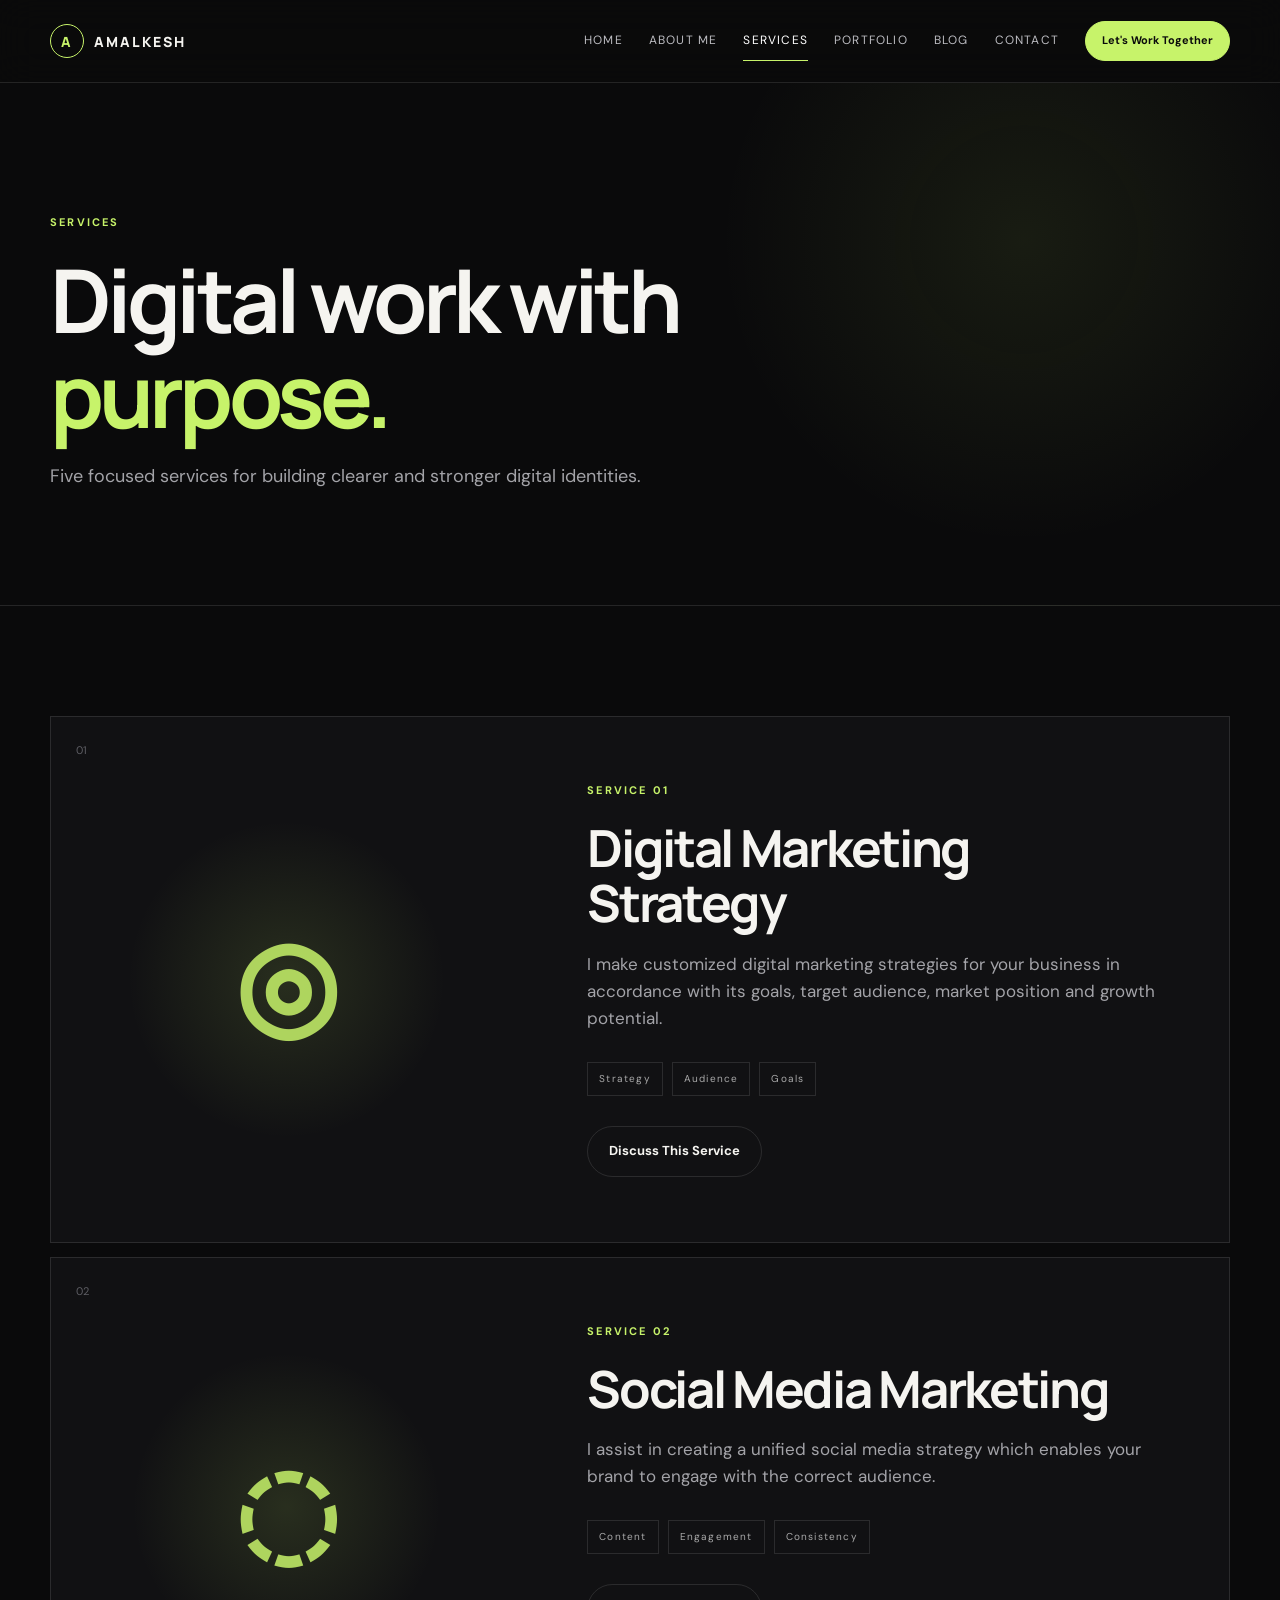
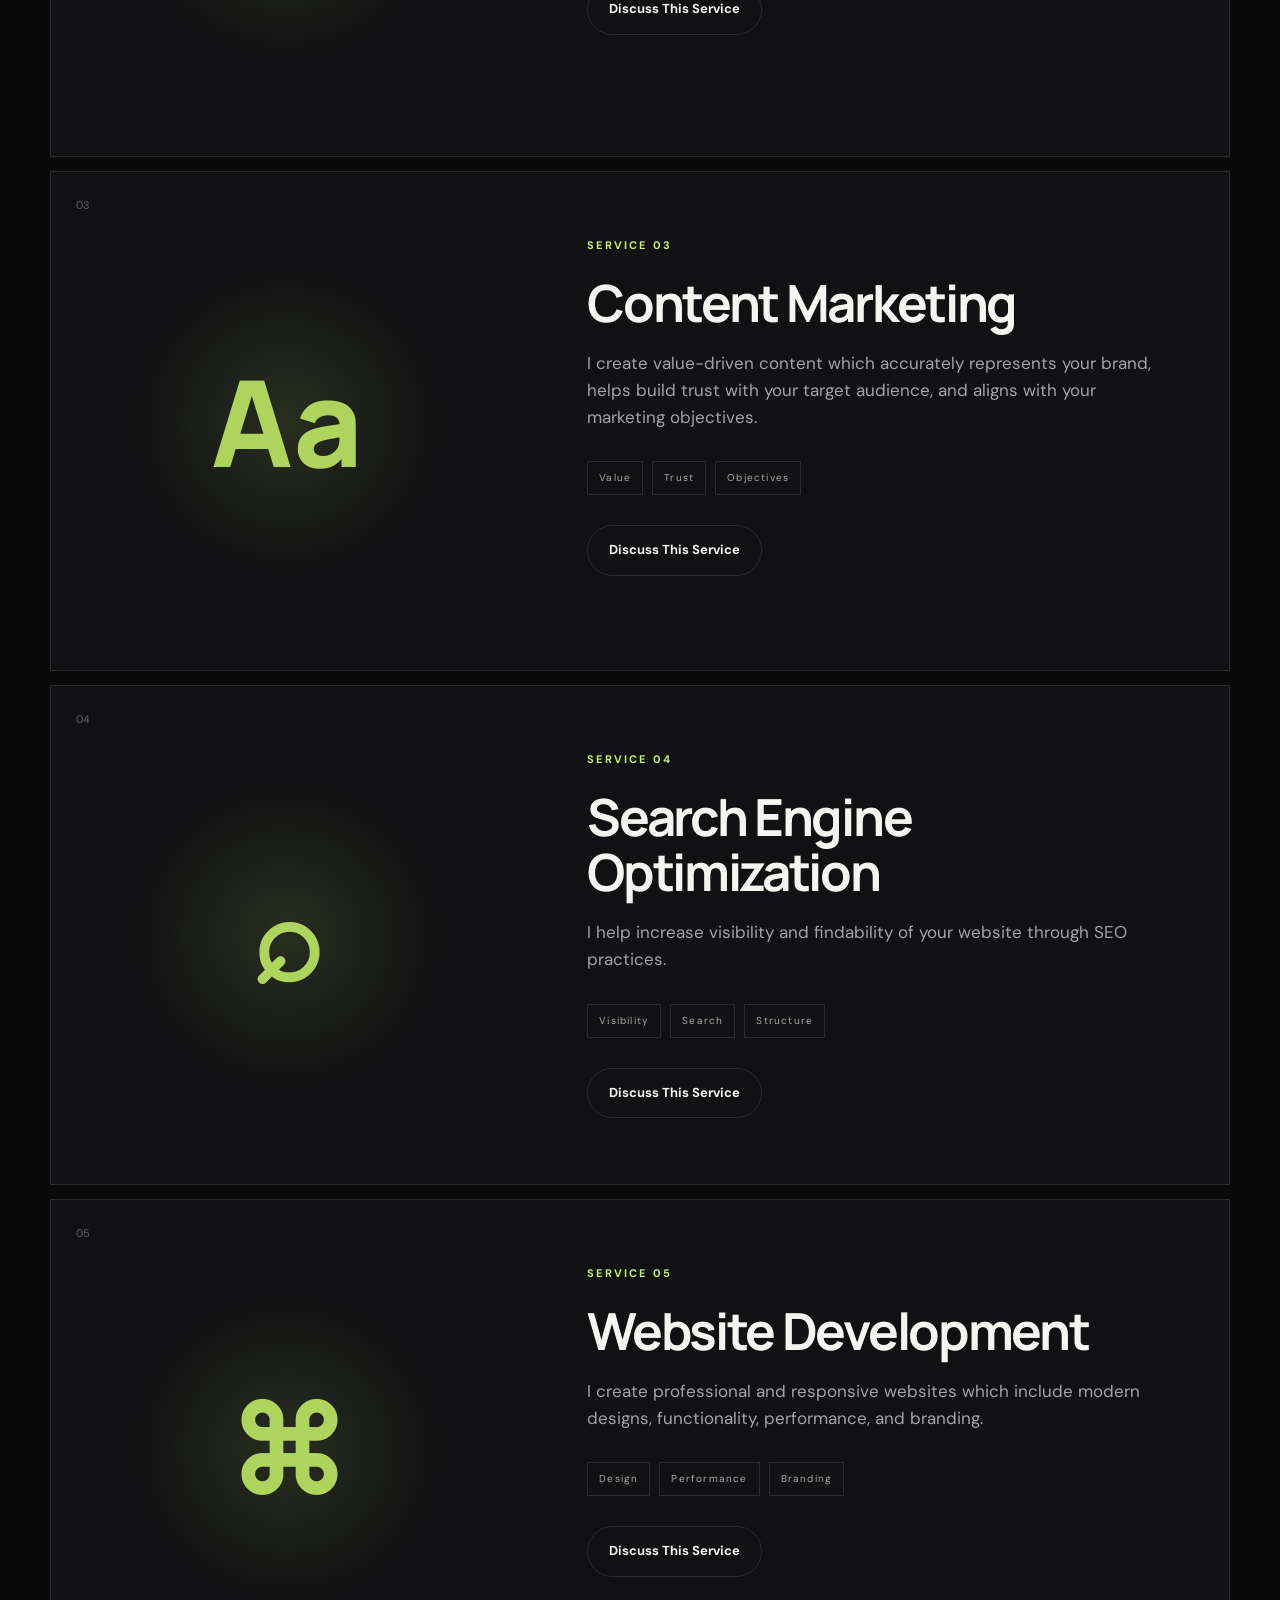
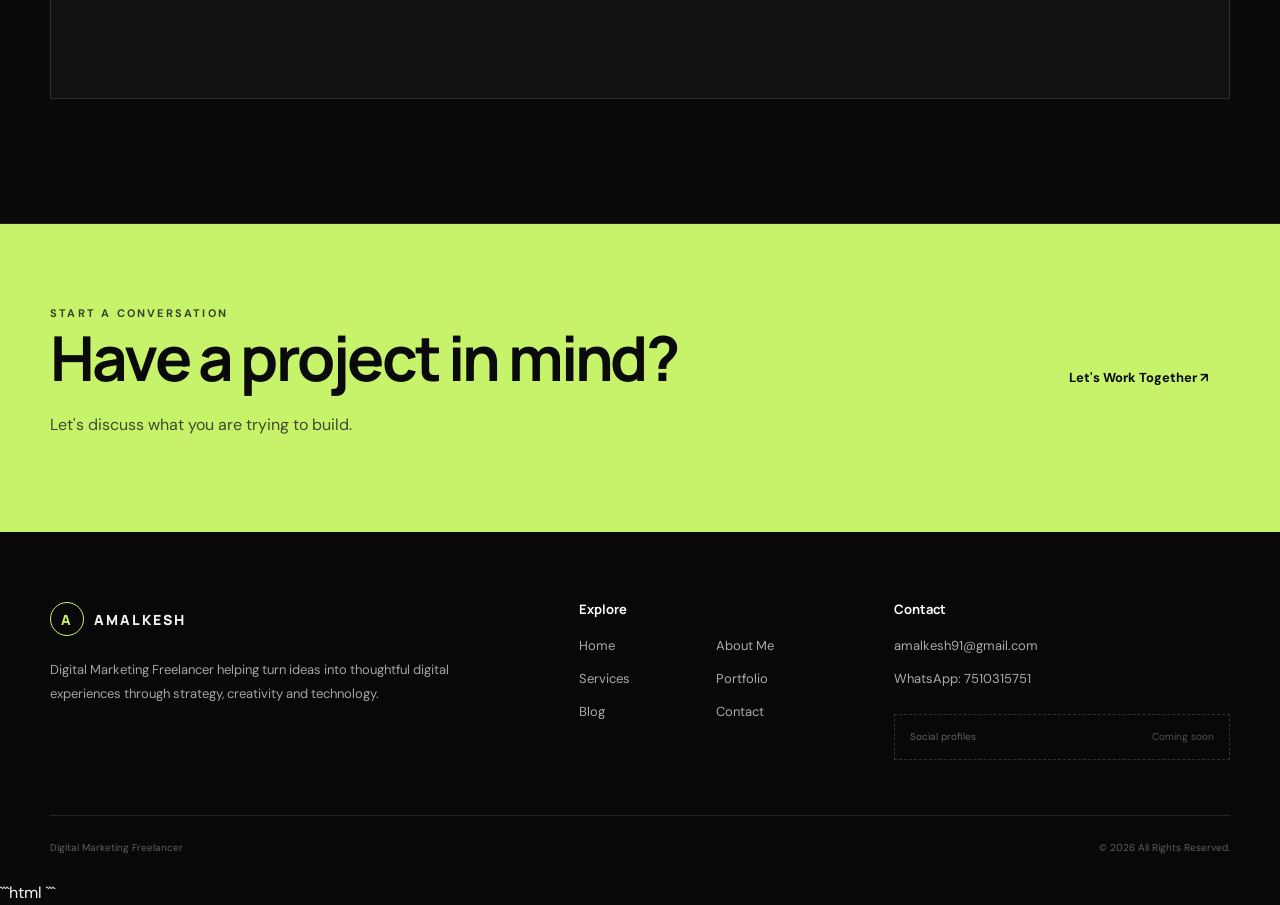
<file: services.html>
<!DOCTYPE html>
<html lang="en">
<head>
  <meta charset="UTF-8">
  <meta name="viewport" content="width=device-width, initial-scale=1.0">
  <title>Digital Marketing Services | Amalkesh</title>
  <meta name="description" content="Digital marketing strategy, social media marketing, content marketing, SEO and website development services.">
  <meta name="robots" content="index, follow">
  <link rel="canonical" href="https://amalkesh91-bot.github.io/personal-websiite0.1/services.html">
  <meta property="og:title" content="Digital Marketing Services | Amalkesh">
  <meta property="og:description" content="Digital marketing strategy, social media marketing, content marketing, SEO and website development services.">
  <meta property="og:type" content="website">
  <meta property="og:url" content="https://example.com/services.html">
  <link rel="stylesheet" href="css/style.css">
</head>
<body>
<a class="skip-link" href="#main-content">Skip to content</a>
<header class="site-header">
  <div class="container header-inner">
    <a class="brand" href="index.html" aria-label="Amalkesh home">
      <span class="brand-mark">A</span><span>AMALKESH</span>
    </a>
    <button class="menu-toggle" aria-expanded="false" aria-controls="primary-nav" aria-label="Open navigation">
      <span></span><span></span><span></span>
    </button>
    <nav id="primary-nav" class="primary-nav" aria-label="Primary navigation">
      <a href="index.html" class="nav-link " >HOME</a>
<a href="about.html" class="nav-link " >ABOUT ME</a>
<a href="services.html" class="nav-link active" aria-current="page">SERVICES</a>
<a href="portfolio.html" class="nav-link " >PORTFOLIO</a>
<a href="blog.html" class="nav-link " >BLOG</a>
<a href="contact.html" class="nav-link " >CONTACT</a>
      <a class="btn btn-small btn-accent nav-cta" href="contact.html">Let's Work Together</a>
    </nav>
  </div>
</header>

<main id="main-content">

<section class="page-hero"><div class="container reveal"><span class="eyebrow">SERVICES</span><h1>Digital work with <em>purpose.</em></h1><p>Five focused services for building clearer and stronger digital identities.</p></div></section>
<section class="section services-list"><div class="container"><article class="large-service reveal"><div class="service-visual"><div class="service-symbol">◎</div><span>01</span></div><div class="large-service-copy"><p class="eyebrow">SERVICE 01</p><h2>Digital Marketing Strategy</h2><p>I make customized digital marketing strategies for your business in accordance with its goals, target audience, market position and growth potential.</p><div class="point-row"><span>Strategy</span><span>Audience</span><span>Goals</span></div><a class="btn btn-outline" href="contact.html">Discuss This Service</a></div></article><article class="large-service reveal"><div class="service-visual"><div class="service-symbol">◌</div><span>02</span></div><div class="large-service-copy"><p class="eyebrow">SERVICE 02</p><h2>Social Media Marketing</h2><p>I assist in creating a unified social media strategy which enables your brand to engage with the correct audience.</p><div class="point-row"><span>Content</span><span>Engagement</span><span>Consistency</span></div><a class="btn btn-outline" href="contact.html">Discuss This Service</a></div></article><article class="large-service reveal"><div class="service-visual"><div class="service-symbol">Aa</div><span>03</span></div><div class="large-service-copy"><p class="eyebrow">SERVICE 03</p><h2>Content Marketing</h2><p>I create value-driven content which accurately represents your brand, helps build trust with your target audience, and aligns with your marketing objectives.</p><div class="point-row"><span>Value</span><span>Trust</span><span>Objectives</span></div><a class="btn btn-outline" href="contact.html">Discuss This Service</a></div></article><article class="large-service reveal"><div class="service-visual"><div class="service-symbol">⌕</div><span>04</span></div><div class="large-service-copy"><p class="eyebrow">SERVICE 04</p><h2>Search Engine Optimization</h2><p>I help increase visibility and findability of your website through SEO practices.</p><div class="point-row"><span>Visibility</span><span>Search</span><span>Structure</span></div><a class="btn btn-outline" href="contact.html">Discuss This Service</a></div></article><article class="large-service reveal"><div class="service-visual"><div class="service-symbol">⌘</div><span>05</span></div><div class="large-service-copy"><p class="eyebrow">SERVICE 05</p><h2>Website Development</h2><p>I create professional and responsive websites which include modern designs, functionality, performance, and branding.</p><div class="point-row"><span>Design</span><span>Performance</span><span>Branding</span></div><a class="btn btn-outline" href="contact.html">Discuss This Service</a></div></article></div></section>
<section class="final-cta"><div class="container cta-inner reveal"><div><span class="eyebrow">START A CONVERSATION</span><h2>Have a project in mind?</h2><p>Let's discuss what you are trying to build.</p></div><a class="btn btn-accent" href="contact.html">Let's Work Together ↗</a></div></section>

</main>

<footer class="site-footer">
  <div class="container footer-grid">
    <div>
      <a class="brand footer-brand" href="index.html"><span class="brand-mark">A</span><span>AMALKESH</span></a>
      <p>Digital Marketing Freelancer helping turn ideas into thoughtful digital experiences through strategy, creativity and technology.</p>
    </div>
    <div>
      <h3>Explore</h3>
      <div class="footer-links">
        <a href="index.html">Home</a><a href="about.html">About Me</a><a href="services.html">Services</a>
        <a href="portfolio.html">Portfolio</a><a href="blog.html">Blog</a><a href="contact.html">Contact</a>
      </div>
    </div>
    <div>
      <h3>Contact</h3>
      <a href="mailto:amalkesh91@gmail.com">amalkesh91@gmail.com</a>
      <a href="https://wa.me/917510315751?text=Hai%2C%20I%20came%20across%20your%20website%20and%20would%20like%20to%20discuss%20a%20project." target="_blank" rel="noopener">WhatsApp: 7510315751</a>
      <div class="social-placeholder"><span>Social profiles</span><span>Coming soon</span></div>
    </div>
  </div>
  <div class="container footer-bottom"><span>Digital Marketing Freelancer</span><span>© 2026 All Rights Reserved.</span></div>
</footer>
<script src="js/script.js"></script>
```html
<script type="application/ld+json">
{
  "@context": "https://schema.org",
  "@type": "ItemList",
  "name": "Digital Marketing Services by Amalkesh",
  "description": "Digital marketing strategy, social media marketing, content marketing, search engine optimization, and website development services.",
  "url": "https://amalkesh91-bot.github.io/personal-websiite0.1/services.html",
  "numberOfItems": 5,
  "itemListElement": [
    {
      "@type": "ListItem",
      "position": 1,
      "item": {
        "@type": "Service",
        "name": "Digital Marketing Strategy",
        "description": "Customized digital marketing strategies aligned with business goals, target audiences, market position, and growth potential.",
        "provider": {
          "@type": "Person",
          "name": "Amalkesh",
          "url": "https://amalkesh91-bot.github.io/personal-websiite0.1/"
        },
        "url": "https://amalkesh91-bot.github.io/personal-websiite0.1/services.html"
      }
    },
    {
      "@type": "ListItem",
      "position": 2,
      "item": {
        "@type": "Service",
        "name": "Social Media Marketing",
        "description": "Social media strategy focused on relevant audiences, consistent content, and meaningful brand engagement.",
        "provider": {
          "@type": "Person",
          "name": "Amalkesh",
          "url": "https://amalkesh91-bot.github.io/personal-websiite0.1/"
        },
        "url": "https://amalkesh91-bot.github.io/personal-websiite0.1/services.html"
      }
    },
    {
      "@type": "ListItem",
      "position": 3,
      "item": {
        "@type": "Service",
        "name": "Content Marketing",
        "description": "Value-driven content that represents a brand, builds audience trust, and supports marketing objectives.",
        "provider": {
          "@type": "Person",
          "name": "Amalkesh",
          "url": "https://amalkesh91-bot.github.io/personal-websiite0.1/"
        },
        "url": "https://amalkesh91-bot.github.io/personal-websiite0.1/services.html"
      }
    },
    {
      "@type": "ListItem",
      "position": 4,
      "item": {
        "@type": "Service",
        "name": "Search Engine Optimization",
        "description": "SEO practices that help improve website visibility, search discoverability, and site structure.",
        "provider": {
          "@type": "Person",
          "name": "Amalkesh",
          "url": "https://amalkesh91-bot.github.io/personal-websiite0.1/"
        },
        "url": "https://amalkesh91-bot.github.io/personal-websiite0.1/services.html"
      }
    },
    {
      "@type": "ListItem",
      "position": 5,
      "item": {
        "@type": "Service",
        "name": "Website Development",
        "description": "Professional, responsive websites designed around branding, functionality, and performance.",
        "provider": {
          "@type": "Person",
          "name": "Amalkesh",
          "url": "https://amalkesh91-bot.github.io/personal-websiite0.1/"
        },
        "url": "https://amalkesh91-bot.github.io/personal-websiite0.1/services.html"
      }
    }
  ]
}
</script>
```

</body>
</html>
</file>
<file: css/style.css>
@import url('https://fonts.googleapis.com/css2?family=DM+Sans:wght@400;500;600;700&family=Manrope:wght@500;600;700;800&display=swap');

/* =========================================
   ROOT
========================================= */

:root{
  --bg:#0a0a0b;
  --panel:#111113;
  --panel2:#151517;
  --text:#f5f4f0;
  --muted:#a3a3a8;
  --line:rgba(255,255,255,.11);
  --accent:#c7f36a;
  --accent-dark:#9fca45;
  --max:1180px;
}


/* =========================================
   GLOBAL
========================================= */

*{
  box-sizing:border-box;
}

html{
  scroll-behavior:smooth;
}

body{
  margin:0;
  background:var(--bg);
  color:var(--text);
  font-family:"DM Sans",sans-serif;
  line-height:1.6;
}

a{
  color:inherit;
  text-decoration:none;
}

button,
input,
textarea{
  font:inherit;
}

.container{
  width:min(calc(100% - 48px),var(--max));
  margin:auto;
}

.skip-link{
  position:fixed;
  left:12px;
  top:-60px;
  padding:10px 15px;
  background:var(--accent);
  color:#090909;
  z-index:1000;
}

.skip-link:focus{
  top:12px;
}


/* =========================================
   HEADER
========================================= */

.site-header{
  position:sticky;
  top:0;
  z-index:50;
  background:rgba(10,10,11,.9);
  backdrop-filter:blur(18px);
  border-bottom:1px solid var(--line);
}

.header-inner{
  height:82px;
  display:flex;
  align-items:center;
  justify-content:space-between;
}

.brand{
  display:flex;
  align-items:center;
  gap:10px;
  font:800 14px Manrope;
  letter-spacing:.14em;
}

.brand-mark{
  display:grid;
  place-items:center;
  width:34px;
  height:34px;
  border:1px solid var(--accent);
  border-radius:50%;
  color:var(--accent);
}

.primary-nav{
  display:flex;
  align-items:center;
  gap:26px;
}

.nav-link{
  font-size:12px;
  letter-spacing:.1em;
  color:#bcbcc1;
  position:relative;
  padding:31px 0;
}

.nav-link:hover,
.nav-link.active{
  color:#fff;
}

.nav-link.active:after{
  content:"";
  position:absolute;
  bottom:21px;
  left:0;
  width:100%;
  height:1px;
  background:var(--accent);
}

.menu-toggle{
  display:none;
  background:none;
  border:0;
  padding:8px;
}

.menu-toggle span{
  display:block;
  width:25px;
  height:1px;
  background:#fff;
  margin:5px;
}


/* =========================================
   BUTTONS
========================================= */

.btn{
  display:inline-flex;
  align-items:center;
  justify-content:center;
  gap:10px;
  padding:14px 21px;
  border:1px solid var(--line);
  border-radius:999px;
  font-weight:700;
  font-size:13px;
  transition:.25s ease;
}

.btn-accent{
  background:var(--accent);
  color:#0a0a0b;
  border-color:var(--accent);
}

.btn-accent:hover{
  background:#d7ff87;
  transform:translateY(-2px);
}

.btn-outline:hover{
  border-color:#fff;
  background:#fff;
  color:#0a0a0b;
  transform:translateY(-2px);
}

.btn-small{
  padding:10px 16px;
  font-size:11px;
}

.eyebrow{
  font-size:11px;
  letter-spacing:.2em;
  font-weight:700;
  color:var(--accent);
}

.section-number{
  font-size:11px;
  letter-spacing:.15em;
  color:#777980;
}


/* =========================================
   TYPOGRAPHY
========================================= */

h1,
h2,
h3{
  font-family:Manrope,sans-serif;
  line-height:1.08;
  margin:0 0 20px;
}

h1{
  font-size:clamp(48px,7vw,88px);
  letter-spacing:-.055em;
}

h2{
  font-size:clamp(36px,5vw,62px);
  letter-spacing:-.045em;
}

h3{
  font-size:20px;
}

em{
  font-style:normal;
  color:var(--accent);
}

p{
  color:var(--muted);
  margin:0 0 20px;
}


/* =========================================
   HERO
========================================= */

.hero{
  position:relative;
  overflow:hidden;
  border-bottom:1px solid var(--line);
  min-height:690px;
  display:flex;
  align-items:center;
}

.hero-grid{
  display:grid;
  grid-template-columns:1.05fr .95fr;
  align-items:center;
  gap:50px;
}

.hero-copy{
  position:relative;
  z-index:2;
}

.hero h1{
  max-width:800px;
  margin-top:18px;
}

.hero h1 span{
  color:#fff;
}

.hero-text{
  max-width:610px;
  font-size:18px;
  line-height:1.7;
}

.button-row{
  display:flex;
  gap:12px;
  flex-wrap:wrap;
  margin:28px 0;
}

.whatsapp-link{
  display:inline-flex;
  gap:9px;
  align-items:center;
  color:#c9c9cc;
  font-size:13px;
}

.whatsapp-link b{
  color:#fff;
}

.wa-dot{
  display:grid;
  place-items:center;
  width:25px;
  height:25px;
  border:1px solid var(--accent);
  border-radius:50%;
  color:var(--accent);
}


/* =========================================
   HERO IMAGE
========================================= */

.hero-art{
  min-height:470px;
  display:grid;
  place-items:center;
}

.art-frame{
  width:min(100%,480px);
  height:600px;

  border:1px solid var(--line);
  border-radius:34px;

  position:relative;
  overflow:hidden;

  background:#101012;

  display:flex;
  align-items:center;
  justify-content:center;
}

/* Your profile image */

.art-frame img{
  width:100%;
  height:100%;
  display:block;

  object-fit:cover;
  object-position:center;

  border-radius:33px;
}


/* =========================================
   OLD HERO GRAPHIC SUPPORT
   Can remain if used elsewhere
========================================= */

.grid-lines{
  position:absolute;
  inset:0;
  background-image:
    linear-gradient(rgba(255,255,255,.045) 1px,transparent 1px),
    linear-gradient(90deg,rgba(255,255,255,.045) 1px,transparent 1px);
  background-size:45px 45px;
  transform:perspective(500px) rotateX(58deg) scale(1.6);
  transform-origin:center bottom;
  top:20%;
}

.core{
  position:absolute;
  left:50%;
  top:50%;
  transform:translate(-50%,-50%);
  width:155px;
  height:155px;
  border:1px solid var(--accent);
  border-radius:50%;
  display:grid;
  place-items:center;
  background:#0b0b0d;
  box-shadow:0 0 80px rgba(199,243,106,.13);
}

.core span{
  font:800 42px Manrope;
  color:var(--accent);
}

.core small{
  position:absolute;
  bottom:-72px;
  text-align:center;
  letter-spacing:.2em;
  font-size:8px;
  color:#85858b;
  line-height:1.8;
}

.orbit{
  position:absolute;
  left:50%;
  top:50%;
  border:1px solid rgba(199,243,106,.32);
  border-radius:50%;
  transform:translate(-50%,-50%) rotate(-18deg);
}

.orbit-a{
  width:270px;
  height:120px;
}

.orbit-b{
  width:390px;
  height:175px;
  transform:translate(-50%,-50%) rotate(58deg);
}

.float-tag{
  position:absolute;
  padding:8px 11px;
  border:1px solid var(--line);
  border-radius:8px;
  background:#161618;
  font-size:9px;
  letter-spacing:.12em;
  color:#ddd;
}

.tag-one{
  top:18%;
  right:15%;
}

.tag-two{
  left:11%;
  top:57%;
}

.tag-three{
  right:16%;
  bottom:17%;
}

.hero-orb{
  position:absolute;
  width:400px;
  height:400px;
  border-radius:50%;
  filter:blur(100px);
  opacity:.08;
  background:var(--accent);
}

.orb-one{
  right:-180px;
  top:-150px;
}

.orb-two{
  left:-220px;
  bottom:-260px;
}


/* =========================================
   GENERAL SECTIONS
========================================= */

.section{
  padding:110px 0;
  border-bottom:1px solid var(--line);
}

.split{
  display:grid;
  grid-template-columns:260px 1fr;
  gap:70px;
}

.section-content{
  max-width:780px;
}

.section-content p{
  font-size:18px;
  max-width:760px;
}

.text-link{
  display:inline-flex;
  gap:10px;
  color:#fff;
  font-weight:700;
  font-size:13px;
  border-bottom:1px solid var(--line);
  padding-bottom:6px;
}

.text-link span{
  color:var(--accent);
  transition:.2s;
}

.text-link:hover span{
  transform:translateX(5px);
}

.section-heading{
  display:flex;
  justify-content:space-between;
  align-items:end;
  gap:40px;
  margin-bottom:48px;
}

.section-heading>div{
  display:flex;
  align-items:flex-start;
  gap:18px;
}

.section-heading h2{
  margin:0;
}

.section-heading p{
  max-width:360px;
  margin:0;
}


/* =========================================
   SERVICES
========================================= */

.service-grid{
  display:grid;
  gap:14px;
}

.service-grid.five{
  grid-template-columns:repeat(5,1fr);
}

.service-card{
  background:var(--panel);
  border:1px solid var(--line);
  padding:26px 22px;
  min-height:285px;
  transition:.25s;
}

.service-card:hover{
  transform:translateY(-6px);
  border-color:rgba(199,243,106,.45);
  background:#151517;
}

.service-card .icon{
  font:600 32px Manrope;
  color:var(--accent);
  margin-bottom:35px;
}

.service-card>span{
  font-size:10px;
  color:#666;
  letter-spacing:.12em;
}

.service-card h3{
  margin-top:12px;
  font-size:18px;
}

.service-card p{
  font-size:13px;
}

.section-link{
  margin-top:30px;
}


/* =========================================
   HOME PAGE — SERVICE PREVIEW
========================================= */

.services-intro{
  background:#0d0d0f;
}

.services-intro .section-heading{
  align-items:flex-start;
}

.services-intro .section-heading > div{
  flex:1;
}

.services-intro .section-heading p{
  max-width:520px;
  font-size:16px;
  line-height:1.7;
}

.service-preview-grid{
  display:grid;
  grid-template-columns:repeat(2,1fr);
  gap:14px;
  border-top:1px solid var(--line);
}

.service-preview{
  position:relative;
  display:grid;
  grid-template-columns:65px 1fr;
  gap:20px;
  padding:35px 28px;
  min-height:230px;
  background:var(--panel);
  border:1px solid var(--line);
  transition:.3s ease;
}

.service-preview:hover{
  transform:translateY(-5px);
  border-color:rgba(199,243,106,.45);
  background:#151517;
}

.service-number{
  font:600 12px Manrope,sans-serif;
  letter-spacing:.12em;
  color:var(--accent);
  padding-top:4px;
}

.service-preview h3{
  margin:0 0 13px;
  font-size:21px;
  color:#fff;
}

.service-preview p{
  font-size:14px;
  line-height:1.7;
  max-width:500px;
  margin-bottom:20px;
}

.service-preview a{
  display:inline-flex;
  align-items:center;
  gap:8px;
  color:#fff;
  font-size:12px;
  font-weight:700;
  letter-spacing:.04em;
  border-bottom:1px solid var(--line);
  padding-bottom:5px;
  transition:.2s ease;
}

.service-preview a span{
  color:var(--accent);
  transition:.2s ease;
}

.service-preview a:hover{
  color:var(--accent);
}

.service-preview a:hover span{
  transform:translateX(5px);
}

.services-link{
  margin-top:35px;
}


/* =========================================
   WHY SECTION
========================================= */

.why-section{
  background:#0d0d0f;
}

.why-grid{
  display:grid;
  grid-template-columns:260px 1fr;
  gap:70px;
}

.why-label{
  display:flex;
  flex-direction:column;
  gap:22px;
  font-size:11px;
  letter-spacing:.18em;
  color:#777;
}

.why-copy{
  max-width:850px;
}

.why-copy h2{
  font-size:clamp(42px,6vw,74px);
}

.why-copy p{
  font-size:18px;
  max-width:800px;
}


/* =========================================
   APPROACH
========================================= */

.approach-grid{
  display:grid;
  grid-template-columns:repeat(4,1fr);
  border-top:1px solid var(--line);
}

.approach-item{
  padding:30px 22px 15px;
  border-right:1px solid var(--line);
  min-height:220px;
}

.approach-item:first-child{
  border-left:1px solid var(--line);
}

.approach-item b{
  font-size:11px;
  color:var(--accent);
  letter-spacing:.15em;
}

.approach-item h3{
  margin-top:42px;
}

.approach-item p{
  font-size:13px;
}


/* =========================================
   EMPTY / PORTFOLIO
========================================= */

.empty-grid{
  display:grid;
  grid-template-columns:repeat(3,1fr);
  gap:14px;
}

.empty-grid.four{
  grid-template-columns:repeat(4,1fr);
}

.empty-card{
  min-height:250px;
  border:1px dashed #343439;
  background:linear-gradient(135deg,#101012,#0c0c0e);
  display:flex;
  flex-direction:column;
  justify-content:flex-end;
  padding:24px;
  position:relative;
  transition:.25s;
}

.empty-card:hover{
  border-color:#606065;
}

.empty-card span{
  position:absolute;
  top:20px;
  left:20px;
  font-size:10px;
  color:#555;
}

.empty-card strong{
  font:600 18px Manrope;
}

.empty-card small{
  color:#68686e;
  margin-top:4px;
}

.narrow-center{
  max-width:700px;
  text-align:center;
}

.narrow-center .section-number{
  display:block;
  margin-bottom:18px;
}

.narrow-center p{
  font-size:18px;
}

.blog-preview{
  background:#0d0d0f;
}

.blog-preview .btn{
  margin-top:15px;
}


/* =========================================
   CTA
========================================= */

.final-cta{
  padding:75px 0;
  background:var(--accent);
  color:#0a0a0b;
}

.cta-inner{
  display:flex;
  justify-content:space-between;
  align-items:center;
  gap:40px;
}

.final-cta p{
  color:#3f4a2b;
}

.final-cta .eyebrow{
  color:#394229;
}

.final-cta .btn-outline{
  border-color:rgba(0,0,0,.25);
}

.final-cta .btn-outline:hover{
  background:#0a0a0b;
  color:#fff;
  border-color:#0a0a0b;
}


/* =========================================
   PAGE HERO
========================================= */

.page-hero{
  padding:125px 0 95px;
  border-bottom:1px solid var(--line);
  background:radial-gradient(
    circle at 80% 30%,
    rgba(199,243,106,.08),
    transparent 28%
  );
}

.page-hero h1{
  max-width:900px;
  margin-top:18px;
}

.page-hero p{
  max-width:650px;
  font-size:18px;
}


/* =========================================
   ABOUT
========================================= */

.about-grid{
  display:grid;
  grid-template-columns:380px 1fr;
  gap:80px;
  align-items:start;
}

.profile-placeholder{
  aspect-ratio:4/5;
  border:1px dashed #3b3b40;
  background:#111113;
  display:grid;
  place-items:center;
}

.profile-inner{
  width:86%;
  height:90%;
  border:1px solid var(--line);
  display:flex;
  flex-direction:column;
  align-items:center;
  justify-content:center;
  gap:10px;
}

.profile-inner span{
  font:700 12px Manrope;
  letter-spacing:.18em;
}

.profile-inner small{
  font-size:10px;
  color:#626269;
}

.about-copy h2{
  font-size:clamp(36px,5vw,60px);
}

.about-copy p{
  font-size:16px;
}

.education-card{
  border-left:1px solid var(--accent);
  padding:25px 35px;
  background:var(--panel);
}

.education-card span{
  font-size:11px;
  color:#777;
}

.education-card h2{
  font-size:35px;
  margin-top:18px;
}

.education-card p{
  margin:0;
}

.skills-list{
  display:flex;
  flex-wrap:wrap;
  gap:10px;
}

.skills-list span{
  border:1px solid var(--line);
  padding:14px 18px;
  border-radius:999px;
  color:#d0d0d4;
  font-size:13px;
  background:var(--panel);
}
.profile-placeholder {
  aspect-ratio: 4 / 5;
  overflow: hidden;
  border-radius: 24px;
  border: 1px solid var(--line);
  background: #111113;
}

.profile-placeholder img {
  width: 100%;
  height: 100%;
  display: block;
  object-fit: cover;
  object-position: center;
}

/* =========================================
   SERVICES PAGE
========================================= */

.services-list .large-service{
  display:grid;
  grid-template-columns:.8fr 1.2fr;
  min-height:500px;
  border:1px solid var(--line);
  background:var(--panel);
  margin-bottom:14px;
}

.service-visual{
  position:relative;
  display:grid;
  place-items:center;
  overflow:hidden;
  background:radial-gradient(
    circle,
    rgba(199,243,106,.13),
    transparent 45%
  );
}

.service-visual>span{
  position:absolute;
  top:25px;
  left:25px;
  color:#5e5e64;
  font-size:11px;
}

.service-symbol{
  font:800 120px Manrope;
  color:var(--accent);
  opacity:.85;
}

.large-service-copy{
  padding:65px;
}

.large-service-copy h2{
  font-size:clamp(35px,4vw,58px);
}

.large-service-copy>p:not(.eyebrow){
  font-size:17px;
  max-width:650px;
}

.point-row{
  display:flex;
  gap:9px;
  flex-wrap:wrap;
  margin:30px 0;
}

.point-row span{
  font-size:10px;
  letter-spacing:.12em;
  border:1px solid var(--line);
  padding:8px 11px;
  color:#aaa;
}


/* =========================================
   PORTFOLIO
========================================= */

.portfolio-empty{
  padding-bottom:140px;
}

.portfolio-message{
  max-width:760px;
  margin-bottom:55px;
}

.portfolio-message h2{
  margin-top:16px;
}

.portfolio-message p{
  font-size:18px;
}


/* =========================================
   BLOG
========================================= */

.blog-empty{
  min-height:500px;
  display:grid;
  place-items:center;
}

.empty-symbol{
  font-size:45px;
  color:var(--accent);
  margin-bottom:25px;
}


/* =========================================
   CONTACT
========================================= */

.contact-grid{
  display:grid;
  grid-template-columns:.8fr 1.2fr;
  gap:100px;
}

.contact-info h2{
  font-size:clamp(38px,5vw,62px);
  margin-top:18px;
}

.contact-detail{
  padding:22px 0;
  border-bottom:1px solid var(--line);
  display:flex;
  flex-direction:column;
  gap:4px;
}

.contact-detail span{
  font-size:10px;
  letter-spacing:.15em;
  color:#6e6e74;
}

.contact-detail a{
  font-size:16px;
}

.contact-form{
  background:var(--panel);
  border:1px solid var(--line);
  padding:35px;
}

.contact-form label{
  display:block;
  font-size:12px;
  color:#aaa;
  margin-bottom:20px;
}

.contact-form input,
.contact-form textarea{
  width:100%;
  margin-top:8px;
  background:#0b0b0d;
  border:1px solid var(--line);
  border-radius:8px;
  padding:14px;
  color:#fff;
  outline:none;
  resize:vertical;
}

.contact-form input:focus,
.contact-form textarea:focus{
  border-color:var(--accent);
  box-shadow:0 0 0 2px rgba(199,243,106,.08);
}

.form-status{
  min-height:24px;
  margin:12px 0 0;
  font-size:13px;
}

.form-status.success{
  color:var(--accent);
}

.form-status.error{
  color:#ff9c9c;
}


/* =========================================
   FOOTER — FIXED
========================================= */

.site-footer{
  background:#080809;
  padding:70px 0 0;
}


/* Main footer */

.footer-grid{
  display:grid;
  grid-template-columns:1.5fr .8fr 1.1fr;
  gap:70px;
  padding-bottom:55px;
}


/* Footer brand */

.footer-brand{
  display:inline-flex;
  margin-bottom:22px;
}

.site-footer p{
  max-width:430px;
  font-size:13px;
  line-height:1.8;
}


/* Footer headings */

.site-footer h3{
  margin:0 0 20px;
  font-size:13px;
  color:#fff;
}


/* Footer navigation */

.footer-links{
  display:grid;
  grid-template-columns:1fr 1fr;
  gap:12px 30px;
}

.footer-links a{
  color:#aaa;
  font-size:13px;
  transition:color .2s ease;
}

.footer-links a:hover{
  color:var(--accent);
}


/* Contact links */

.site-footer .footer-grid > div:last-child > a{
  display:block;
  color:#aaa;
  font-size:13px;
  margin-bottom:12px;
  transition:color .2s ease;
}

.site-footer .footer-grid > div:last-child > a:hover{
  color:var(--accent);
}


/* Social placeholder */

.social-placeholder{
  width:100%;
  margin-top:24px;
  padding:14px 15px;

  display:flex;
  align-items:center;
  justify-content:space-between;
  gap:20px;

  border:1px dashed #303035;

  color:#606066;
  font-size:10px;
}

.social-placeholder span:last-child{
  color:#4f4f55;
}


/* Footer bottom */

.footer-bottom{
  min-height:65px;

  display:flex;
  align-items:center;
  justify-content:space-between;

  border-top:1px solid var(--line);

  font-size:10px;
  color:#5e5e64;
}

.footer-bottom span{
  display:block;
}


/* =========================================
   REVEAL ANIMATION
========================================= */

.reveal{
  opacity:0;
  transform:translateY(18px);
  transition:
    opacity .7s ease,
    transform .7s ease;
}

.reveal.visible{
  opacity:1;
  transform:none;
}


/* =========================================
   RESPONSIVE — TABLET
========================================= */

@media (max-width:1000px){

  .primary-nav{
    gap:16px;
  }

  .nav-link{
    font-size:10px;
  }

  .service-grid.five{
    grid-template-columns:repeat(2,1fr);
  }

  .service-card:last-child{
    grid-column:span 2;
  }

  .hero-grid{
    grid-template-columns:1fr;
  }

  .hero{
    padding:80px 0;
  }

  .hero-art{
    min-height:400px;
  }

  .art-frame{
    height:400px;
  }

  .about-grid,
  .contact-grid{
    grid-template-columns:1fr 1fr;
    gap:45px;
  }

  .services-list .large-service{
    grid-template-columns:1fr;
  }

  .service-visual{
    min-height:300px;
  }

  .approach-grid{
    grid-template-columns:1fr 1fr;
  }

  .footer-grid{
    grid-template-columns:1fr 1fr;
    gap:45px;
  }

  .footer-grid > div:first-child{
    grid-column:span 2;
  }

  .service-preview-grid{
    grid-template-columns:1fr;
  }
}


/* =========================================
   RESPONSIVE — MOBILE
========================================= */

@media (max-width:760px){

  .container{
    width:min(calc(100% - 32px),var(--max));
  }

  /* Header */

  .header-inner{
    height:70px;
  }

  .menu-toggle{
    display:block;
  }

  .primary-nav{
    display:none;
    position:absolute;
    left:16px;
    right:16px;
    top:78px;

    flex-direction:column;
    align-items:stretch;

    background:#111113;
    border:1px solid var(--line);

    padding:15px;
    border-radius:14px;

    gap:0;

    box-shadow:0 20px 50px #000;
  }

  .primary-nav.open{
    display:flex;
  }

  .nav-link{
    padding:13px 10px;
    font-size:11px;
  }

  .nav-link.active:after{
    bottom:6px;
    left:10px;
    width:30px;
  }

  .nav-cta{
    margin-top:8px;
    text-align:center;
  }


  /* Hero */

  .hero{
    min-height:auto;
    padding:75px 0;
  }

  .hero h1{
    font-size:52px;
  }

  .hero-text{
    font-size:16px;
  }

  .hero-art{
    min-height:330px;
  }

  .art-frame{
    width:100%;
    max-width:330px;
    height:330px;
    border-radius:28px;
  }

  .art-frame img{
    border-radius:27px;
  }


  /* General */

  .core{
    width:115px;
    height:115px;
  }

  .core span{
    font-size:32px;
  }

  .orbit-a{
    width:210px;
  }

  .orbit-b{
    width:290px;
  }

  .split,
  .why-grid,
  .about-grid,
  .contact-grid{
    grid-template-columns:1fr;
    gap:35px;
  }

  .section{
    padding:75px 0;
  }

  .section-heading{
    display:block;
  }

  .section-heading>div{
    margin-bottom:18px;
  }


  /* Services */

  .service-grid.five,
  .empty-grid,
  .empty-grid.four{
    grid-template-columns:1fr;
  }

  .service-card:last-child{
    grid-column:auto;
  }

  .service-preview{
    grid-template-columns:45px 1fr;
    gap:14px;
    padding:28px 22px;
    min-height:0;
  }

  .service-preview h3{
    font-size:19px;
  }

  .service-preview p{
    font-size:13px;
  }

  .services-intro .section-heading p{
    max-width:100%;
    font-size:15px;
  }


  /* Approach */

  .approach-grid{
    grid-template-columns:1fr;
  }

  .approach-item{
    border-left:1px solid var(--line)!important;
    border-bottom:1px solid var(--line);
  }


  /* CTA */

  .final-cta{
    padding:65px 0;
  }

  .cta-inner{
    display:block;
  }

  .cta-inner .button-row{
    margin-top:25px;
  }


  /* Page hero */

  .page-hero{
    padding:90px 0 70px;
  }

  .page-hero h1{
    font-size:50px;
  }


  /* Services page */

  .services-list .large-service{
    min-height:0;
  }

  .large-service-copy{
    padding:35px 25px;
  }

  .service-visual{
    min-height:250px;
  }


  /* Footer */

  .site-footer{
    padding:55px 0 0;
  }

  .footer-grid{
    grid-template-columns:1fr;
    gap:40px;
    padding-bottom:40px;
  }

  .footer-grid > div:first-child{
    grid-column:auto;
  }

  .site-footer p{
    max-width:100%;
  }

  .footer-links{
    grid-template-columns:1fr 1fr;
    gap:12px 25px;
  }

  .social-placeholder{
    max-width:100%;
  }

  .footer-bottom{
    min-height:auto;
    padding:18px 0;

    display:flex;
    flex-direction:column;
    align-items:flex-start;
    justify-content:center;

    gap:6px;
  }


  /* Other */

  .profile-placeholder{
    max-width:420px;
  }

  .contact-form{
    padding:25px;
  }
}


/* =========================================
   REDUCED MOTION
========================================= */

@media (prefers-reduced-motion:reduce){

  html{
    scroll-behavior:auto;
  }

  .reveal{
    opacity:1;
    transform:none;
    transition:none;
  }

  .btn,
  .service-card,
  .empty-card{
    transition:none;
  }
}
</file>
